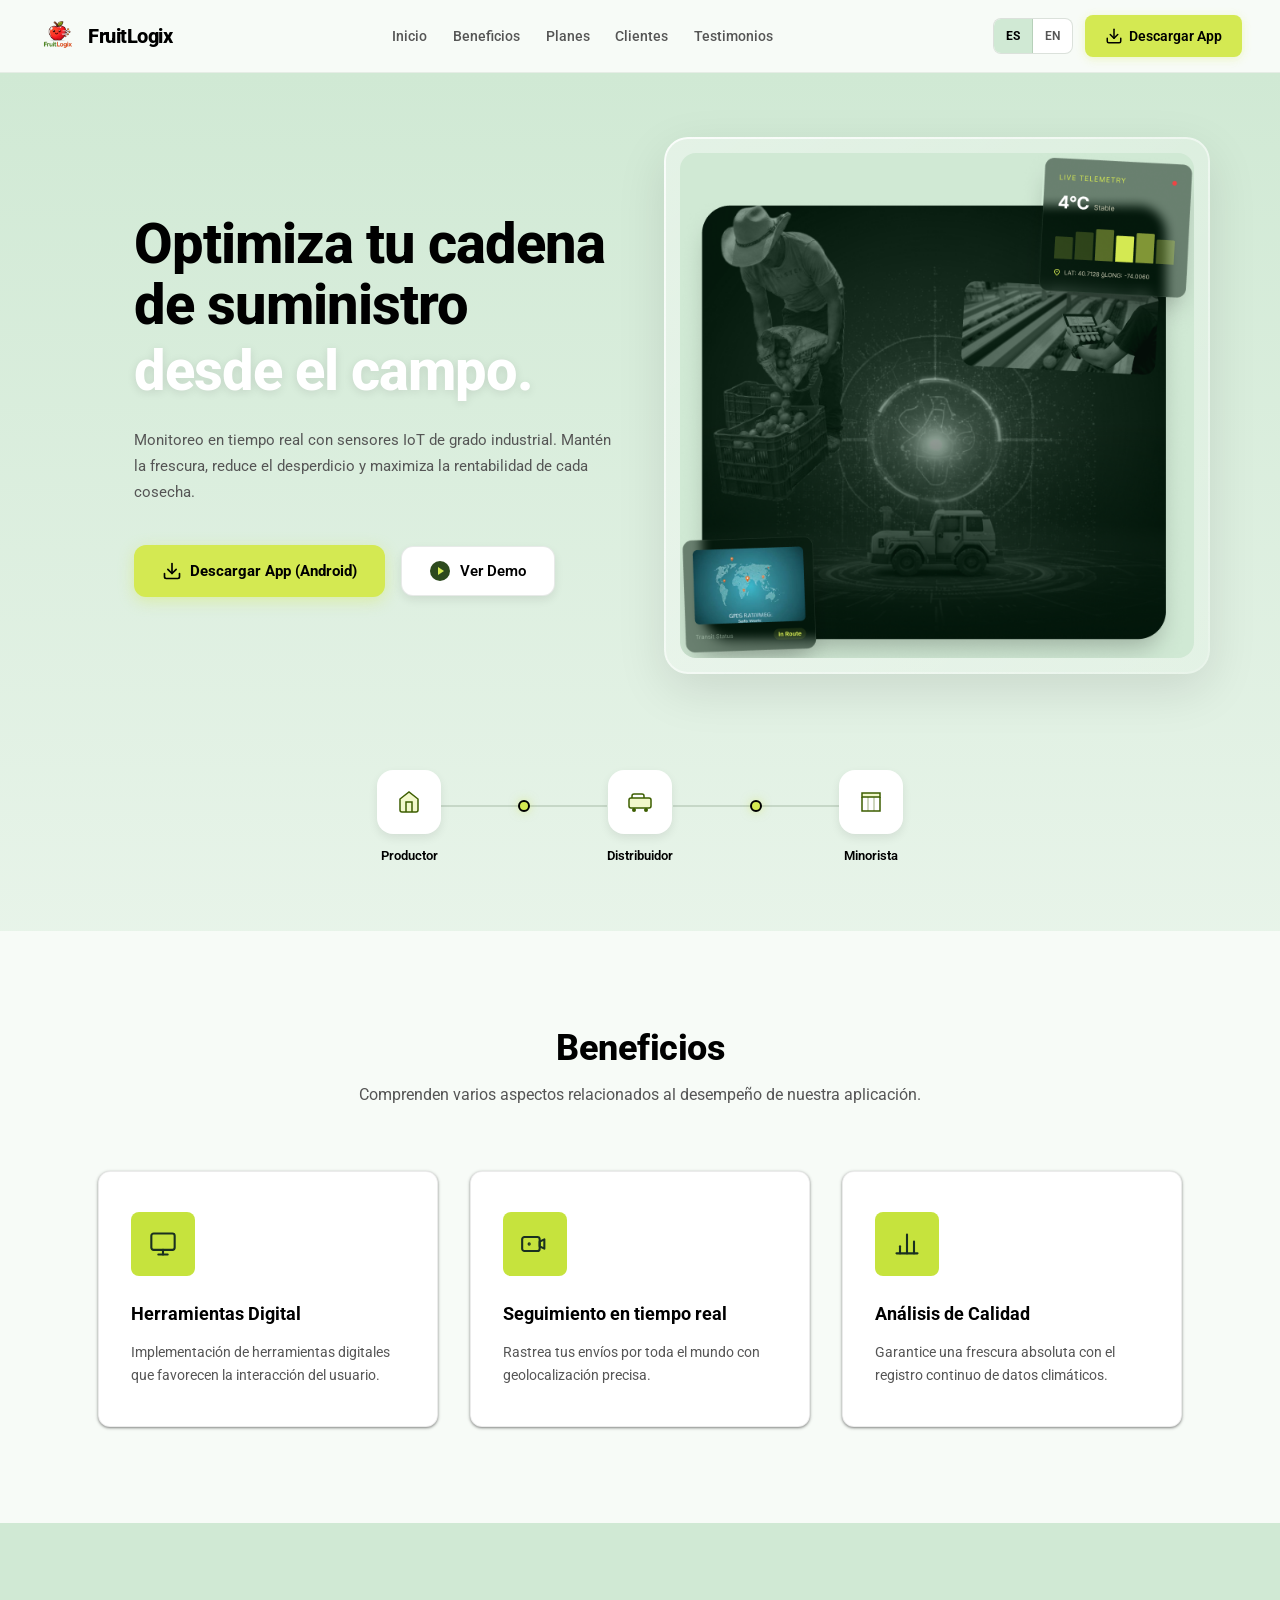
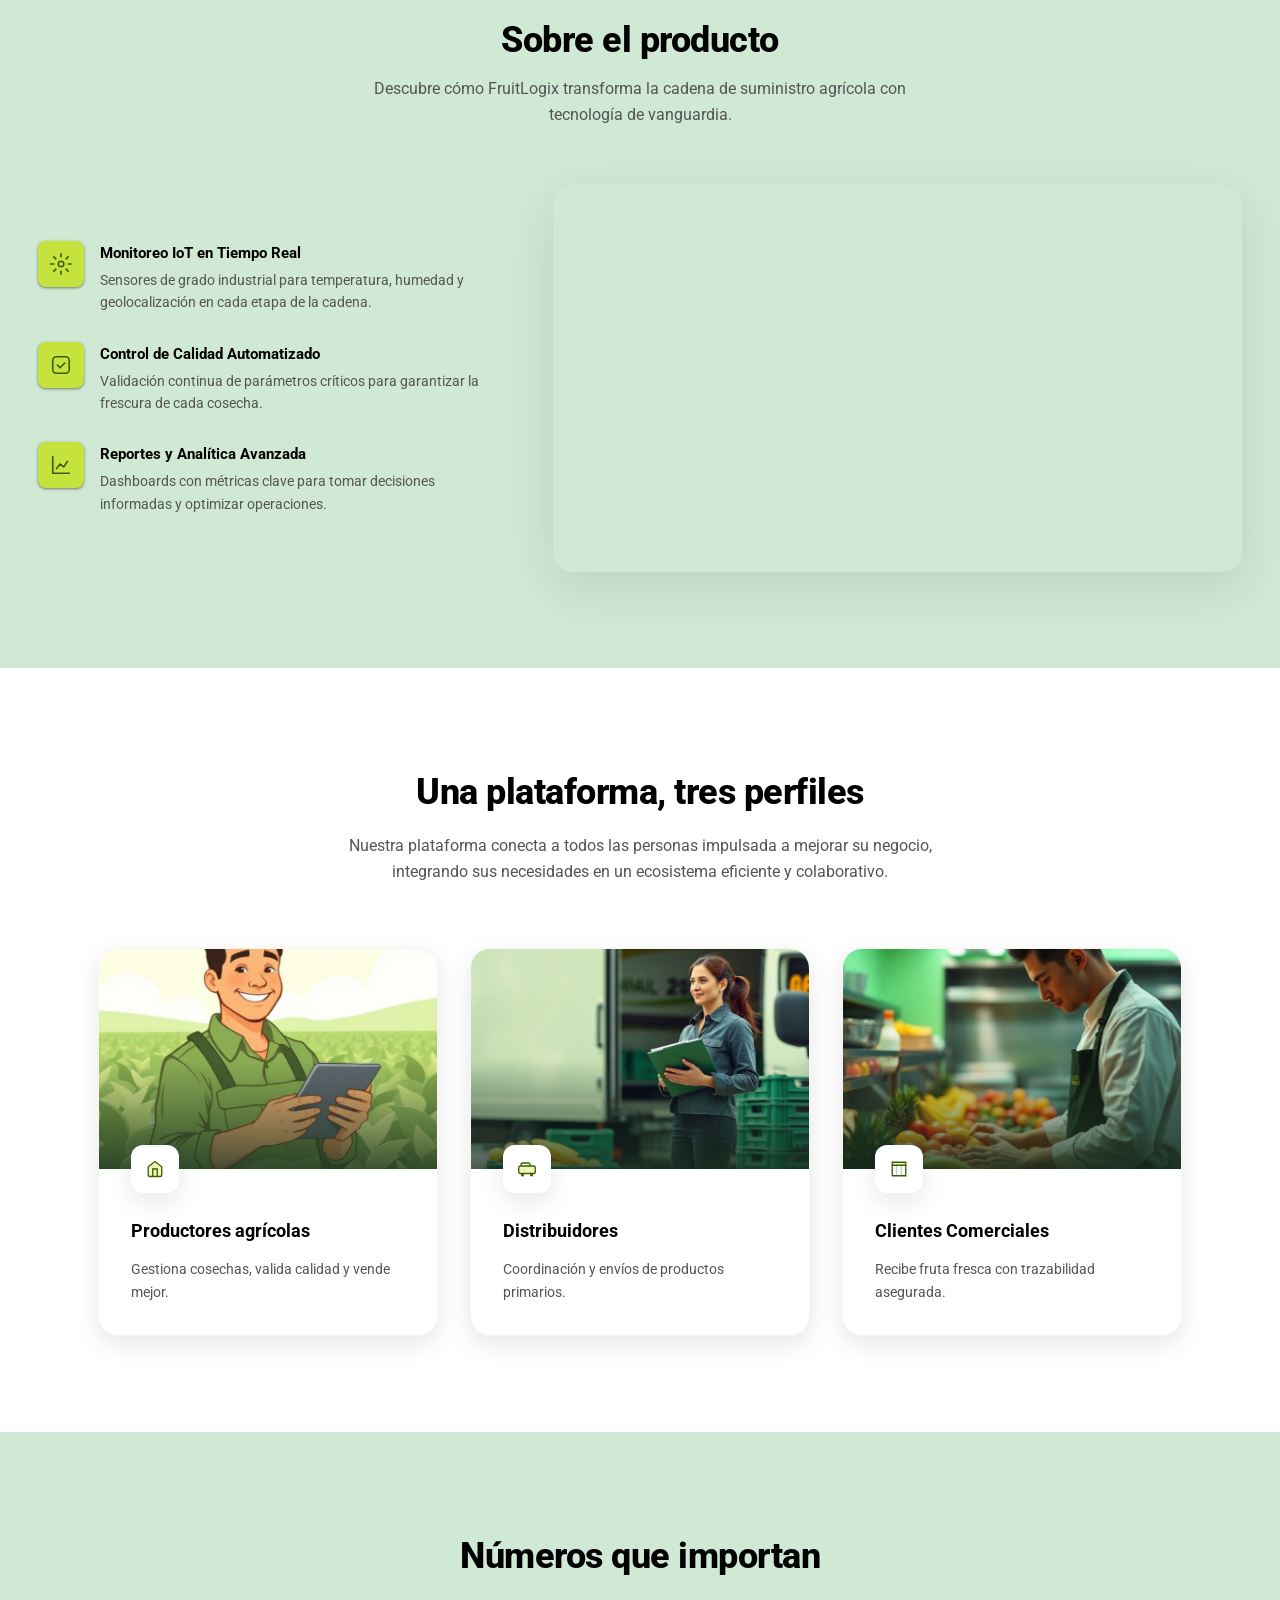
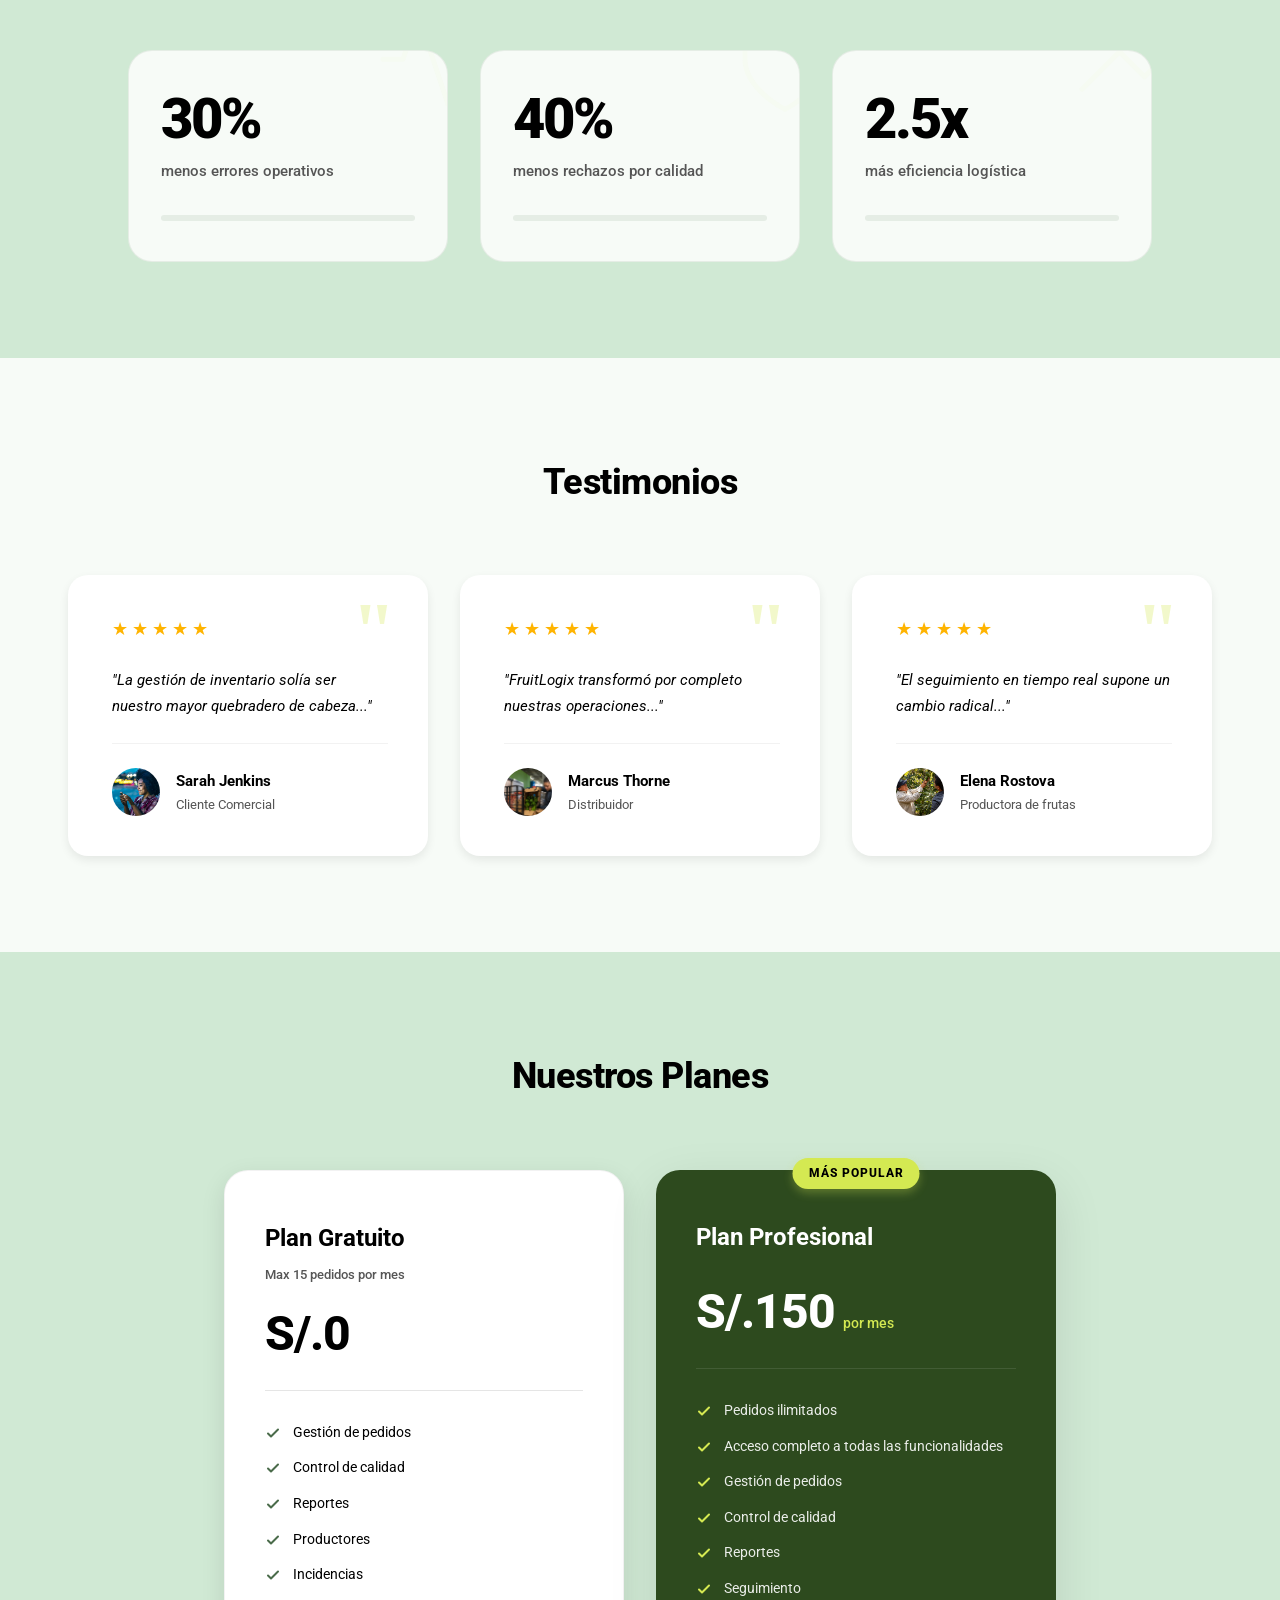
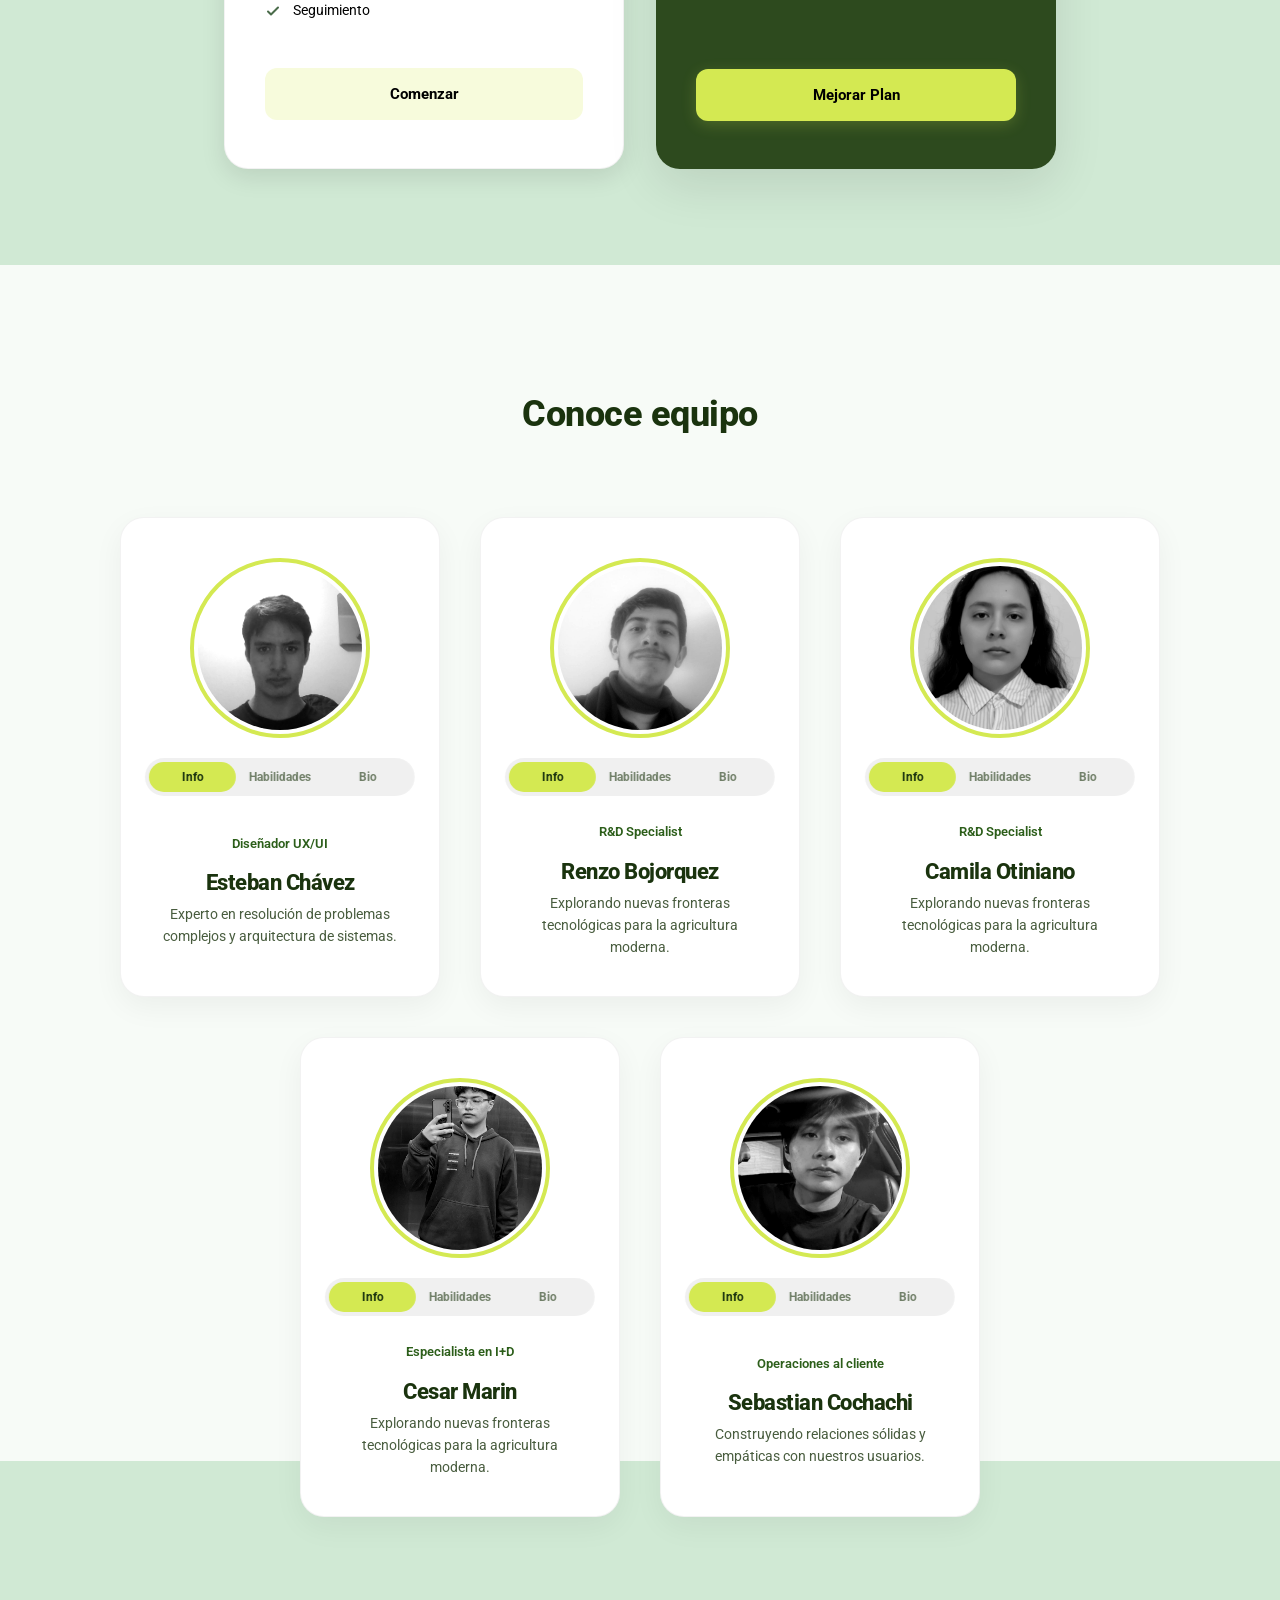
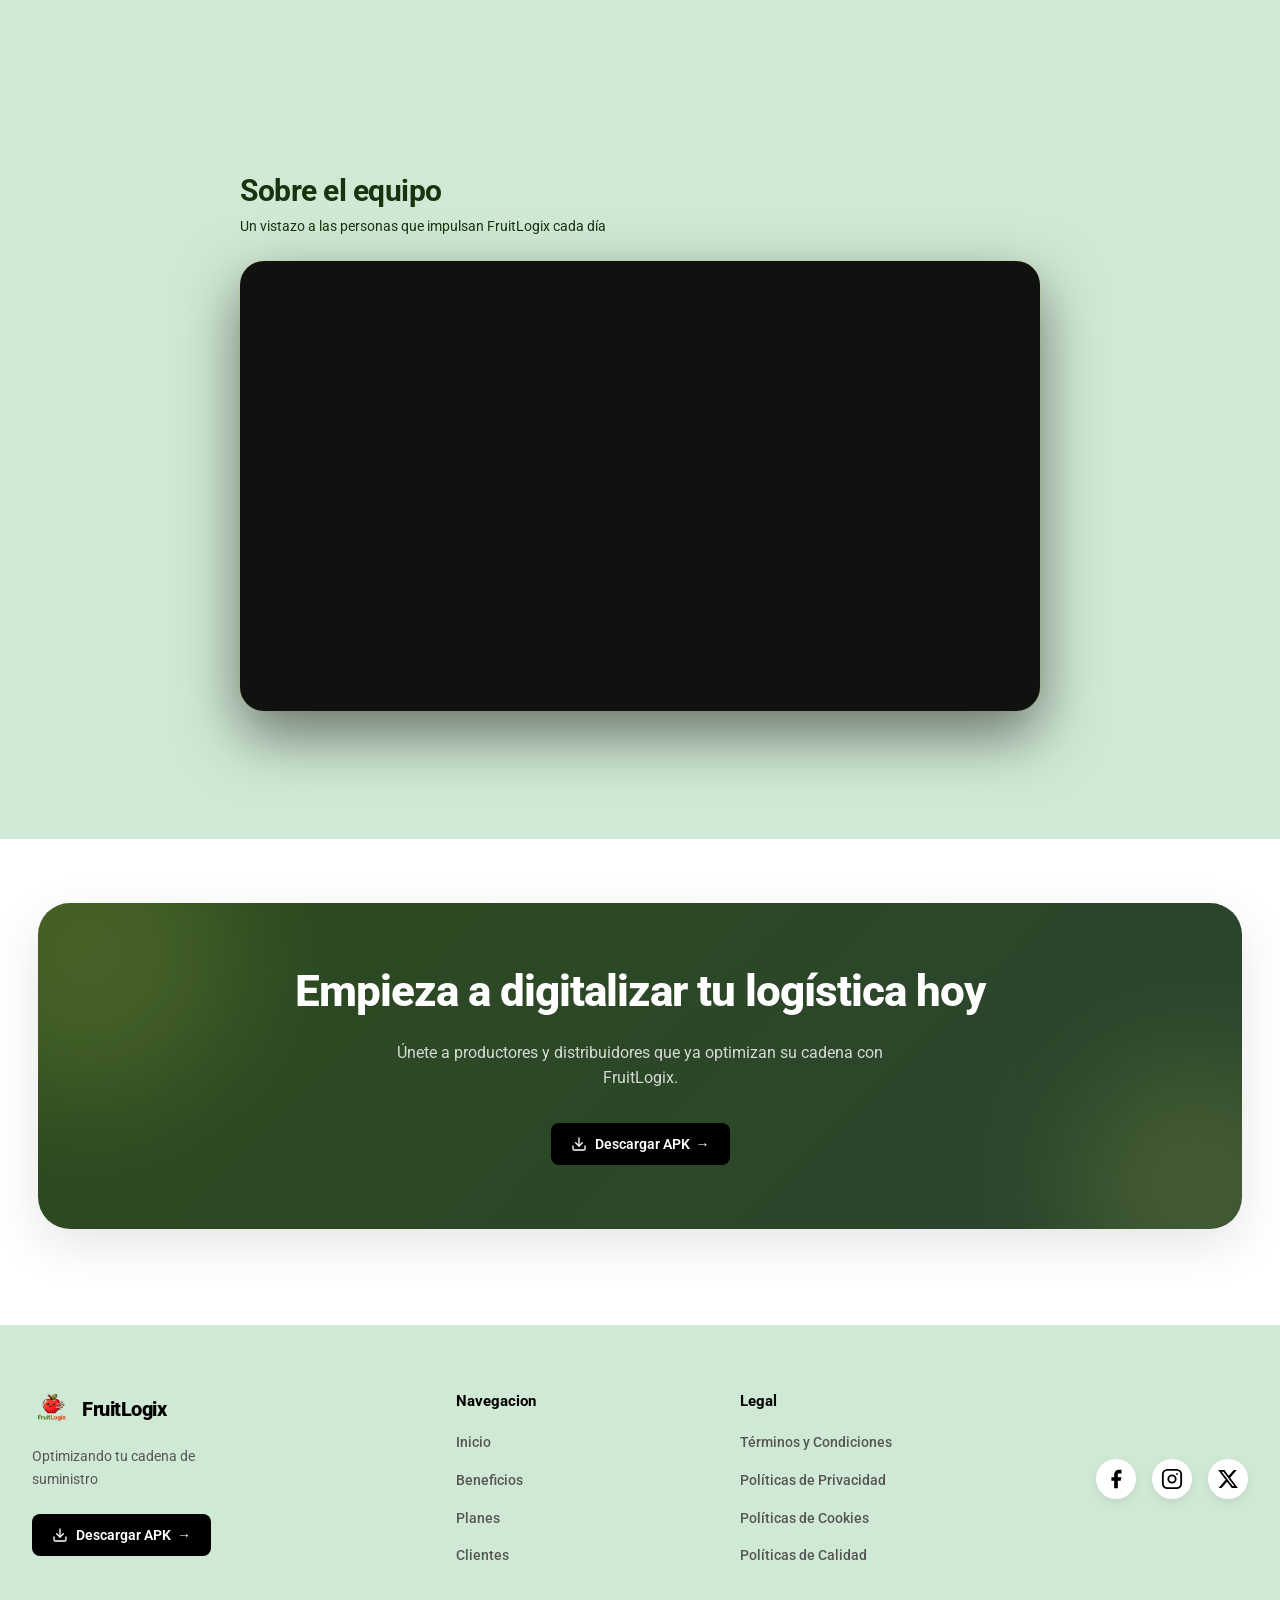
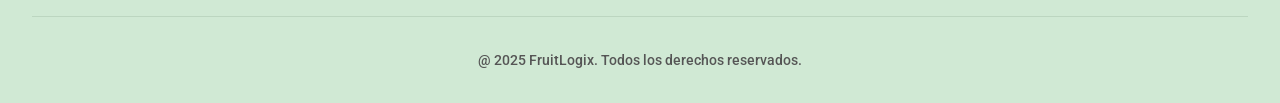
<file: index.html>
<!DOCTYPE html>
<html lang="es">

<head>
    <meta charset="UTF-8">
    <meta name="viewport" content="width=device-width, initial-scale=1.0">
    <meta name="description"
          content="FruitLogix — Optimize your agricultural supply chain with real-time IoT monitoring, quality tracking, and logistics management from field to retailer.">
    <link rel="preconnect" href="https://fonts.googleapis.com">
    <link rel="preconnect" href="https://fonts.gstatic.com" crossorigin>
    <link href="https://fonts.googleapis.com/css2?family=Roboto:wght@400;500;700&display=swap" rel="stylesheet">
    <link rel="stylesheet" href="./styles.css">
    <link rel="icon" href="assets/images/logo.ico" type="image/x-icon">
    <title>FruitLogix — Supply Chain Optimization</title>
</head>

<body>

<!-- NAV SECTION -->
<div class="nav-wrapper">
    <nav class="nav" aria-label="Navegación principal" data-i18n-aria-label="nav.aria.mainNav">

        <a href="#home" class="nav-brand">
            <img src="assets/images/logo.ico" alt="FruitLogix logo" class="brand-icon">
            <span class="brand-name">FruitLogix</span>
        </a>

        <ul class="nav-links">
            <li><a href="#home" data-i18n="nav.inicio">Inicio</a></li>
            <li><a href="#benefits" data-i18n="nav.beneficios">Beneficios</a></li>
            <li><a href="#plans" data-i18n="nav.plans">Planes</a></li>
            <li><a href="#clients" data-i18n="nav.clientes">Clientes</a></li>
            <li><a href="#testimonials" data-i18n="nav.testimonios">Testimonios</a></li>
        </ul>

        <div class="nav-actions">
            <div class="lang-toggle" role="group" aria-label="Idioma / Language">
                <button data-lang="es" class="lang-active" aria-label="Español">ES</button>
                <button data-lang="en" aria-label="English">EN</button>
            </div>
            <a href="#download" class="btn-register btn-download">
                <svg width="18" height="18" viewBox="0 0 24 24" fill="none" stroke="currentColor" stroke-width="2" stroke-linecap="round" stroke-linejoin="round" style="margin-right: 6px;">
                    <path d="M21 15v4a2 2 0 0 1-2 2H5a2 2 0 0 1-2-2v-4"></path>
                    <polyline points="7 10 12 15 17 10"></polyline>
                    <line x1="12" y1="15" x2="12" y2="3"></line>
                </svg>
                <span>Descargar App</span>
            </a>
        </div>

        <button class="nav-hamburger" id="hamburger" aria-label="Abrir menú"
                data-i18n-aria-label="nav.aria.openMenu" aria-expanded="false">
            <span></span>
            <span></span>
            <span></span>
        </button>

    </nav>
</div>

<div class="mobile-menu" id="mobile-menu" aria-hidden="true">
    <ul class="nav-links">
        <li><a href="#home" data-i18n="nav.inicio" onclick="closeMobileMenu()">Inicio</a></li>
        <li><a href="#benefits" data-i18n="nav.beneficios" onclick="closeMobileMenu()">Beneficios</a></li>
        <li><a href="#clients" data-i18n="nav.clientes" onclick="closeMobileMenu()">Clientes</a></li>
        <li><a href="#testimonials" data-i18n="nav.testimonios" onclick="closeMobileMenu()">Testimonios</a></li>
    </ul>
    <div class="nav-actions">
        <div class="lang-toggle" role="group" aria-label="Idioma / Language">
            <button data-lang="es" class="lang-active" aria-label="Español">ES</button>
            <button data-lang="en" aria-label="English">EN</button>
        </div>
        <a href="#download" class="btn-register btn-download">
            <svg width="18" height="18" viewBox="0 0 24 24" fill="none" stroke="currentColor" stroke-width="2" stroke-linecap="round" stroke-linejoin="round" style="margin-right: 6px;">
                <path d="M21 15v4a2 2 0 0 1-2 2H5a2 2 0 0 1-2-2v-4"></path>
                <polyline points="7 10 12 15 17 10"></polyline>
                <line x1="12" y1="15" x2="12" y2="3"></line>
            </svg>
            <span>Descargar App</span>
        </a>
    </div>
</div>

<!-- HERO SECTION -->
<section class="hero" id="home">
    <div class="hero-inner">

        <div class="hero-left">
            <div class="hero-heading">
                <h1 class="hero-title" data-i18n="hero.title">Optimiza tu cadena de suministro</h1>
                <p class="hero-title-accent" data-i18n="hero.title.accent">desde el campo.</p>
            </div>
            <p class="hero-desc" data-i18n="hero.desc">
                Monitoreo en tiempo real con sensores IoT de grado industrial.
                Mantén la frescura, reduce el desperdicio y maximiza la rentabilidad de cada cosecha.
            </p>
            <div class="hero-actions">
                <a href="#download" class="btn-primary" style="display: inline-flex; align-items: center; gap: 8px;">
                    <svg width="20" height="20" viewBox="0 0 24 24" fill="none" stroke="currentColor" stroke-width="2" stroke-linecap="round" stroke-linejoin="round">
                        <path d="M21 15v4a2 2 0 0 1-2 2H5a2 2 0 0 1-2-2v-4"></path>
                        <polyline points="7 10 12 15 17 10"></polyline>
                        <line x1="12" y1="15" x2="12" y2="3"></line>
                    </svg>
                    <span>Descargar App (Android)</span>
                </a>
                <button class="btn-outline">
                    <span class="play-icon"><span class="play-triangle"></span></span>
                    <span data-i18n="hero.cta.demo">Ver Demo</span>
                </button>
            </div>
        </div>

        <div class="hero-image-box">
            <img src="assets/images/hero-farmer.jpg" alt="Agricultor en campo" data-i18n-alt="hero.img.alt"
                 class="hero-img">
        </div>

        <div class="chain-row">
            <div class="chain-node">
                <div class="chain-icon">
                    <svg width="24" height="24" viewBox="0 0 24 24" fill="none" xmlns="http://www.w3.org/2000/svg">
                        <path d="M3 9l9-7 9 7v11a2 2 0 01-2 2H5a2 2 0 01-2-2z" stroke="#3d5e00" stroke-width="1.5"
                              fill="#D4E952" fill-opacity="0.3" />
                        <path d="M9 22V12h6v10" stroke="#3d5e00" stroke-width="1.5" />
                    </svg>
                </div>
                <span class="chain-label" data-i18n="chain.producer">Productor</span>
            </div>
            <div class="chain-connector"></div>
            <div class="chain-dot-connector"></div>
            <div class="chain-connector"></div>
            <div class="chain-node">
                <div class="chain-icon">
                    <svg width="24" height="24" viewBox="0 0 24 24" fill="none" xmlns="http://www.w3.org/2000/svg">
                        <rect x="1" y="8" width="22" height="10" rx="2" stroke="#3d5e00" stroke-width="1.5"
                              fill="#D4E952" fill-opacity="0.3" />
                        <path d="M16 8V6a2 2 0 00-2-2H6a2 2 0 00-2 2v2" stroke="#3d5e00" stroke-width="1.5" />
                        <circle cx="6" cy="20" r="2" fill="#3d5e00" />
                        <circle cx="18" cy="20" r="2" fill="#3d5e00" />
                    </svg>
                </div>
                <span class="chain-label" data-i18n="chain.distributor">Distribuidor</span>
            </div>
            <div class="chain-connector"></div>
            <div class="chain-dot-connector"></div>
            <div class="chain-connector"></div>
            <div class="chain-node">
                <div class="chain-icon">
                    <svg width="24" height="24" viewBox="0 0 24 24" fill="none" xmlns="http://www.w3.org/2000/svg">
                        <path d="M3 3h18v4H3z" stroke="#3d5e00" stroke-width="1.5" fill="#D4E952"
                              fill-opacity="0.3" />
                        <path d="M3 7v14h18V7" stroke="#3d5e00" stroke-width="1.5" />
                        <path d="M9 7v14M15 7v14" stroke="#3d5e00" stroke-width="1" opacity="0.5" />
                    </svg>
                </div>
                <span class="chain-label" data-i18n="chain.retailer">Minorista</span>
            </div>
        </div>

    </div>
</section>

<!-- BENEFITS SECTION -->
<section class="benefits" id="benefits">
    <h2 class="md-headline" data-i18n="benefits.title">Beneficios</h2>
    <p class="section-subtitle md-body" data-i18n="benefits.subtitle">
        Comprenden varios aspectos relacionados al desempeño de nuestra aplicación.
    </p>
    <div class="card-grid">
        <div class="card md-interactive">
            <div class="card-icon md-interactive">
                <svg width="28" height="28" viewBox="0 0 24 24" fill="none" stroke="#1a3020" stroke-width="1.8"
                     stroke-linecap="round" stroke-linejoin="round">
                    <rect x="2" y="3" width="20" height="14" rx="2" ry="2" />
                    <line x1="8" y1="21" x2="16" y2="21" />
                    <line x1="12" y1="17" x2="12" y2="21" />
                </svg>
            </div>
            <h3 data-i18n="benefits.card1.title">Herramientas Digital</h3>
            <p data-i18n="benefits.card1.desc">Implementación de herramientas digitales que favorecen la interacción
                del usuario.</p>
        </div>
        <div class="card md-interactive">
            <div class="card-icon md-interactive">
                <svg width="28" height="28" viewBox="0 0 24 24" fill="none" stroke="#1a3020" stroke-width="1.8"
                     stroke-linecap="round" stroke-linejoin="round">
                    <rect x="1" y="6" width="15" height="12" rx="2" />
                    <path d="M16 10l4-2v8l-4-2z" />
                    <circle cx="7" cy="12" r="0.5" fill="#1a3020" />
                </svg>
            </div>
            <h3 data-i18n="benefits.card2.title">Seguimiento en tiempo real</h3>
            <p data-i18n="benefits.card2.desc">Rastrea tus envíos por toda el mundo con geolocalización precisa.</p>
        </div>
        <div class="card md-interactive">
            <div class="card-icon md-interactive">
                <svg width="28" height="28" viewBox="0 0 24 24" fill="none" stroke="#1a3020" stroke-width="1.8"
                     stroke-linecap="round" stroke-linejoin="round">
                    <line x1="18" y1="20" x2="18" y2="10" />
                    <line x1="12" y1="20" x2="12" y2="4" />
                    <line x1="6" y1="20" x2="6" y2="14" />
                    <line x1="3" y1="20" x2="21" y2="20" />
                </svg>
            </div>
            <h3 data-i18n="benefits.card3.title">Análisis de Calidad</h3>
            <p data-i18n="benefits.card3.desc">Garantice una frescura absoluta con el registro continuo de datos
                climáticos.</p>
        </div>
    </div>
</section>

<!-- ABOUT THE PRODUCT SECTION -->
<section class="about-product" id="about-product">
    <div class="about-product-inner">
        <div class="about-product-header">
            <h2 class="about-product-title md-headline" data-i18n="product.title">About The Product</h2>
            <p class="about-product-subtitle md-body" data-i18n="product.subtitle">
                Descubre cómo FruitLogix transforma la cadena de suministro agrícola con tecnología de vanguardia.
            </p>
        </div>
        <div class="about-product-content">
            <div class="product-features-list">
                <div class="product-feature-item">
                    <div class="product-feature-icon md-interactive md-interactive-primary">
                        <svg width="22" height="22" viewBox="0 0 24 24" fill="none"
                             xmlns="http://www.w3.org/2000/svg">
                            <circle cx="12" cy="12" r="3" stroke="#3d5e00" stroke-width="1.8" />
                            <path
                                    d="M12 1v3M12 20v3M4.22 4.22l2.12 2.12M17.66 17.66l2.12 2.12M1 12h3M20 12h3M4.22 19.78l2.12-2.12M17.66 6.34l2.12-2.12"
                                    stroke="#3d5e00" stroke-width="1.8" stroke-linecap="round" />
                        </svg>
                    </div>
                    <div class="product-feature-text">
                        <h4 data-i18n="product.f1.title">Monitoreo IoT en Tiempo Real</h4>
                        <p data-i18n="product.f1.desc">Sensores de grado industrial para temperatura, humedad y
                            geolocalización en cada etapa de la cadena.</p>
                    </div>
                </div>
                <div class="product-feature-item">
                    <div class="product-feature-icon md-interactive md-interactive-primary">
                        <svg width="22" height="22" viewBox="0 0 24 24" fill="none"
                             xmlns="http://www.w3.org/2000/svg">
                            <rect x="3" y="3" width="18" height="18" rx="4" stroke="#3d5e00" stroke-width="1.8" />
                            <path d="M8 12l3 3 5-5" stroke="#3d5e00" stroke-width="1.8" stroke-linecap="round"
                                  stroke-linejoin="round" />
                        </svg>
                    </div>
                    <div class="product-feature-text">
                        <h4 data-i18n="product.f2.title">Control de Calidad Automatizado</h4>
                        <p data-i18n="product.f2.desc">Validación continua de parámetros críticos para garantizar la
                            frescura de cada cosecha.</p>
                    </div>
                </div>
                <div class="product-feature-item">
                    <div class="product-feature-icon md-interactive md-interactive-primary">
                        <svg width="22" height="22" viewBox="0 0 24 24" fill="none"
                             xmlns="http://www.w3.org/2000/svg">
                            <path d="M3 3v18h18" stroke="#3d5e00" stroke-width="1.8" stroke-linecap="round" />
                            <path d="M7 16l4-5 4 3 4-6" stroke="#3d5e00" stroke-width="1.8" stroke-linecap="round"
                                  stroke-linejoin="round" />
                        </svg>
                    </div>
                    <div class="product-feature-text">
                        <h4 data-i18n="product.f3.title">Reportes y Analítica Avanzada</h4>
                        <p data-i18n="product.f3.desc">Dashboards con métricas clave para tomar decisiones
                            informadas y optimizar operaciones.</p>
                    </div>
                </div>
            </div>
            <div class="about-product-video">
                <div class="product-video-box">
                    <!-- Iframe de YouTube insertado directamente -->
                    <iframe width="560" height="315" src="" title="YouTube video player" frameborder="0" allow="accelerometer; autoplay; clipboard-write; encrypted-media; gyroscope; picture-in-picture; web-share" referrerpolicy="strict-origin-when-cross-origin" allowfullscreen></iframe>
                </div>
            </div>
        </div>
    </div>
</section>


<!-- CLIENTS SECTION -->
<section class="clients" id="clients">
    <h2 data-i18n="clients.title">Una plataforma, tres perfiles</h2>
    <p class="clients-subtitle" data-i18n="clients.subtitle">
        Nuestra plataforma conecta a todos las personas impulsada a mejorar su negocio, integrando sus necesidades
        en un ecosistema eficiente y colaborativo.
    </p>
    <div class="clients-grid">

        <div class="client-card">
            <div class="client-card-image">
                <img src="assets/images/productor.png" alt="Productores Agrícolas"
                     data-i18n-alt="clients.alt.producer">
                <div class="client-card-image-overlay"></div>
            </div>
            <div class="client-card-body">
                <div class="client-card-icon">
                    <svg width="18" height="18" viewBox="0 0 24 24" fill="none" xmlns="http://www.w3.org/2000/svg">
                        <path d="M3 9l9-7 9 7v11a2 2 0 01-2 2H5a2 2 0 01-2-2z" stroke="#3d5e00" stroke-width="1.8"
                              fill="#D4E952" fill-opacity="0.4" />
                        <path d="M9 22V12h6v10" stroke="#3d5e00" stroke-width="1.8" />
                    </svg>
                </div>
                <h3 data-i18n="clients.box2">Productores agrícolas</h3>
                <p data-i18n="clients.desc2">Gestiona cosechas, valida calidad y vende mejor.</p>
            </div>
        </div>

        <div class="client-card">
            <div class="client-card-image">
                <img src="assets/images/distributor.png" alt="Distribuidores"
                     data-i18n-alt="clients.alt.distributor">
                <div class="client-card-image-overlay"></div>
            </div>
            <div class="client-card-body">
                <div class="client-card-icon">
                    <svg width="18" height="18" viewBox="0 0 24 24" fill="none" xmlns="http://www.w3.org/2000/svg">
                        <rect x="1" y="8" width="22" height="10" rx="2" stroke="#3d5e00" stroke-width="1.8"
                              fill="#D4E952" fill-opacity="0.4" />
                        <path d="M16 8V6a2 2 0 00-2-2H6a2 2 0 00-2 2v2" stroke="#3d5e00" stroke-width="1.8" />
                        <circle cx="6" cy="20" r="2" fill="#3d5e00" />
                        <circle cx="18" cy="20" r="2" fill="#3d5e00" />
                    </svg>
                </div>
                <h3 data-i18n="clients.box3">Distribuidores</h3>
                <p data-i18n="clients.desc3">Coordinación y envíos de productos primarios.</p>
            </div>
        </div>

        <div class="client-card">
            <div class="client-card-image">
                <img src="assets/images/comercial.png" alt="Clientes Comerciales"
                     data-i18n-alt="clients.alt.commercial">
                <div class="client-card-image-overlay"></div>
            </div>
            <div class="client-card-body">
                <div class="client-card-icon">
                    <svg width="18" height="18" viewBox="0 0 24 24" fill="none" xmlns="http://www.w3.org/2000/svg">
                        <path d="M3 3h18v4H3z" stroke="#3d5e00" stroke-width="1.8" fill="#D4E952"
                              fill-opacity="0.4" />
                        <path d="M3 7v14h18V7" stroke="#3d5e00" stroke-width="1.8" />
                        <path d="M9 7v14M15 7v14" stroke="#3d5e00" stroke-width="1" opacity="0.5" />
                    </svg>
                </div>
                <h3 data-i18n="clients.box1">Clientes Comerciales</h3>
                <p data-i18n="clients.desc1">Recibe fruta fresca con trazabilidad asegurada.</p>
            </div>
        </div>

    </div>
</section>



<!-- STATS SECTION -->
<section class="stats">
    <h2 class="stats-title" data-i18n="stats.title">Números que importan</h2>
    <div class="stats-grid">

        <div class="stat-card" data-animate>
            <div class="stat-icon-bg">
                <svg width="48" height="48" viewBox="0 0 24 24" fill="none" stroke="currentColor" stroke-width="1"
                     stroke-linecap="round" stroke-linejoin="round" opacity="0.15">
                    <path d="M22 12h-4l-3 9L9 3l-3 9H2" />
                </svg>
            </div>
            <div class="stat-value">30%</div>
            <p class="stat-desc" data-i18n="stats.s1">menos errores operativos</p>
            <div class="stat-bar">
                <div class="stat-bar-fill" style="width: 30%; background: #b0c840;"></div>
            </div>
        </div>

        <div class="stat-card" data-animate>
            <div class="stat-icon-bg">
                <svg width="48" height="48" viewBox="0 0 24 24" fill="none" stroke="currentColor" stroke-width="1"
                     stroke-linecap="round" stroke-linejoin="round" opacity="0.15">
                    <path d="M12 22s8-4 8-10V5l-8-3-8 3v7c0 6 8 10 8 10z" />
                </svg>
            </div>
            <div class="stat-value">40%</div>
            <p class="stat-desc" data-i18n="stats.s2">menos rechazos por calidad</p>
            <div class="stat-bar">
                <div class="stat-bar-fill" style="width: 40%; background: #b0c840;"></div>
            </div>
        </div>

        <div class="stat-card" data-animate>
            <div class="stat-icon-bg">
                <svg width="48" height="48" viewBox="0 0 24 24" fill="none" stroke="currentColor" stroke-width="1"
                     stroke-linecap="round" stroke-linejoin="round" opacity="0.15">
                    <polyline points="23 6 13.5 15.5 8.5 10.5 1 18" />
                    <polyline points="17 6 23 6 23 12" />
                </svg>
            </div>
            <div class="stat-value">2.5x</div>
            <p class="stat-desc" data-i18n="stats.s3">más eficiencia logística</p>
            <div class="stat-bar">
                <div class="stat-bar-fill" style="width: 70%; background: #D4E952;"></div>
            </div>
        </div>

    </div>
</section>

<!-- TESTIMONIALS SECTION -->
<section class="testimonials" id="testimonials">
    <h2 class="testimonials-title" data-i18n="testimonials.title">Testimonios</h2>
    <div class="testimonials-grid">
        <div class="testimonial-card">
            <div class="testimonial-quote-mark">"</div>
            <div class="star-rating">
                <span>&#9733;</span><span>&#9733;</span><span>&#9733;</span><span>&#9733;</span><span>&#9733;</span>
            </div>
            <p class="testimonial-text" data-i18n="testimonials.t1.text">
                "La gestión de inventario solía ser nuestro mayor quebradero de cabeza..."
            </p>
            <div class="author">
                <img src="assets/images/client2.jpg" alt="Sarah Jenkins" class="author-photo">
                <div class="author-info">
                    <span class="author-name" data-i18n="testimonials.t1.name">Sarah Jenkins</span>
                    <span class="author-role" data-i18n="testimonials.t1.role">Cliente Comercial</span>
                </div>
            </div>
        </div>
        <div class="testimonial-card">
            <div class="testimonial-quote-mark">"</div>
            <div class="star-rating">
                <span>&#9733;</span><span>&#9733;</span><span>&#9733;</span><span>&#9733;</span><span>&#9733;</span>
            </div>
            <p class="testimonial-text" data-i18n="testimonials.t2.text">
                "FruitLogix transformó por completo nuestras operaciones..."
            </p>
            <div class="author">
                <img src="assets/images/distributor2.jpg" alt="Marcus Thorne" class="author-photo">
                <div class="author-info">
                    <span class="author-name" data-i18n="testimonials.t2.name">Marcus Thorne</span>
                    <span class="author-role" data-i18n="testimonials.t2.role">Distribuidor</span>
                </div>
            </div>
        </div>
        <div class="testimonial-card">
            <div class="testimonial-quote-mark">"</div>
            <div class="star-rating">
                <span>&#9733;</span><span>&#9733;</span><span>&#9733;</span><span>&#9733;</span><span>&#9733;</span>
            </div>
            <p class="testimonial-text" data-i18n="testimonials.t3.text">
                "El seguimiento en tiempo real supone un cambio radical..."
            </p>
            <div class="author">
                <img src="assets/images/producer2.png" alt="Elena Rostova" class="author-photo">
                <div class="author-info">
                    <span class="author-name" data-i18n="testimonials.t3.name">Elena Rostova</span>
                    <span class="author-role" data-i18n="testimonials.t3.role">Productora de frutas</span>
                </div>
            </div>
        </div>
    </div>
</section>


<!-- PLANS SECTION -->
<section class="plans" id="plans">
    <h2 class="plans-title" data-i18n="plans.title">Nuestros Planes</h2>
    <div class="plans-grid">
        <!-- Free Plan -->
        <div class="plan-card plan-card--free">
            <div class="plan-card-header">
                <h3 class="plan-name" data-i18n="plans.free.name">Plan Gratuito</h3>
                <p class="plan-limit" data-i18n="plans.free.limit">Max 15 pedidos por mes</p>
            </div>
            <div class="plan-price-block">
                <span class="plan-price" data-i18n="plans.free.price">S/.0</span>
            </div>
            <hr class="plan-divider">
            <ul class="plan-features">
                <li>
                    <svg class="check-icon" width="16" height="16" viewBox="0 0 16 16" fill="none">
                        <path d="M3 8.5l3 3 7-7" stroke="#4a6b4a" stroke-width="2" stroke-linecap="round"
                              stroke-linejoin="round" />
                    </svg>
                    <span data-i18n="plans.free.f1">Gestión de pedidos</span>
                </li>
                <li>
                    <svg class="check-icon" width="16" height="16" viewBox="0 0 16 16" fill="none">
                        <path d="M3 8.5l3 3 7-7" stroke="#4a6b4a" stroke-width="2" stroke-linecap="round"
                              stroke-linejoin="round" />
                    </svg>
                    <span data-i18n="plans.free.f2">Control de calidad</span>
                </li>
                <li>
                    <svg class="check-icon" width="16" height="16" viewBox="0 0 16 16" fill="none">
                        <path d="M3 8.5l3 3 7-7" stroke="#4a6b4a" stroke-width="2" stroke-linecap="round"
                              stroke-linejoin="round" />
                    </svg>
                    <span data-i18n="plans.free.f3">Reportes</span>
                </li>
                <li>
                    <svg class="check-icon" width="16" height="16" viewBox="0 0 16 16" fill="none">
                        <path d="M3 8.5l3 3 7-7" stroke="#4a6b4a" stroke-width="2" stroke-linecap="round"
                              stroke-linejoin="round" />
                    </svg>
                    <span data-i18n="plans.free.f4">Productores</span>
                </li>
                <li>
                    <svg class="check-icon" width="16" height="16" viewBox="0 0 16 16" fill="none">
                        <path d="M3 8.5l3 3 7-7" stroke="#4a6b4a" stroke-width="2" stroke-linecap="round"
                              stroke-linejoin="round" />
                    </svg>
                    <span data-i18n="plans.free.f5">Incidencias</span>
                </li>
                <li>
                    <svg class="check-icon" width="16" height="16" viewBox="0 0 16 16" fill="none">
                        <path d="M3 8.5l3 3 7-7" stroke="#4a6b4a" stroke-width="2" stroke-linecap="round"
                              stroke-linejoin="round" />
                    </svg>
                    <span data-i18n="plans.free.f6">Seguimiento</span>
                </li>
            </ul>
            <a href="https://fruitlogixweb.web.app/register" class="plan-cta plan-cta--free"
               data-i18n="plans.free.cta">Comenzar</a>
        </div>

        <!-- Professional Plan -->
        <div class="plan-card plan-card--pro">
            <div class="plan-badge" data-i18n="plans.pro.badge">Más Popular</div>
            <div class="plan-card-header">
                <h3 class="plan-name" data-i18n="plans.pro.name">Plan Profesional</h3>
            </div>
            <div class="plan-price-block">
                <span class="plan-price" data-i18n="plans.pro.price">S/.150</span>
                <span class="plan-period" data-i18n="plans.pro.period">por mes</span>
            </div>
            <hr class="plan-divider">
            <ul class="plan-features">
                <li>
                    <svg class="check-icon" width="16" height="16" viewBox="0 0 16 16" fill="none">
                        <path d="M3 8.5l3 3 7-7" stroke="#D4E952" stroke-width="2" stroke-linecap="round"
                              stroke-linejoin="round" />
                    </svg>
                    <span data-i18n="plans.pro.f1">Pedidos ilimitados</span>
                </li>
                <li>
                    <svg class="check-icon" width="16" height="16" viewBox="0 0 16 16" fill="none">
                        <path d="M3 8.5l3 3 7-7" stroke="#D4E952" stroke-width="2" stroke-linecap="round"
                              stroke-linejoin="round" />
                    </svg>
                    <span data-i18n="plans.pro.f2">Acceso completo a todas las funcionalidades</span>
                </li>
                <li>
                    <svg class="check-icon" width="16" height="16" viewBox="0 0 16 16" fill="none">
                        <path d="M3 8.5l3 3 7-7" stroke="#D4E952" stroke-width="2" stroke-linecap="round"
                              stroke-linejoin="round" />
                    </svg>
                    <span data-i18n="plans.free.f1">Gestión de pedidos</span>
                </li>
                <li>
                    <svg class="check-icon" width="16" height="16" viewBox="0 0 16 16" fill="none">
                        <path d="M3 8.5l3 3 7-7" stroke="#D4E952" stroke-width="2" stroke-linecap="round"
                              stroke-linejoin="round" />
                    </svg>
                    <span data-i18n="plans.free.f2">Control de calidad</span>
                </li>
                <li>
                    <svg class="check-icon" width="16" height="16" viewBox="0 0 16 16" fill="none">
                        <path d="M3 8.5l3 3 7-7" stroke="#D4E952" stroke-width="2" stroke-linecap="round"
                              stroke-linejoin="round" />
                    </svg>
                    <span data-i18n="plans.free.f3">Reportes</span>
                </li>
                <li>
                    <svg class="check-icon" width="16" height="16" viewBox="0 0 16 16" fill="none">
                        <path d="M3 8.5l3 3 7-7" stroke="#D4E952" stroke-width="2" stroke-linecap="round"
                              stroke-linejoin="round" />
                    </svg>
                    <span data-i18n="plans.free.f6">Seguimiento</span>
                </li>
            </ul>
            <a href="https://fruitlogixweb.web.app/register" class="plan-cta plan-cta--pro"
               data-i18n="plans.pro.cta">Mejorar Plan</a>
        </div>
    </div>
</section>


<!-- PREMIUM TEAM SECTION -->
<section class="premium-team">
    <h2 class="team-title-modern md-headline" data-i18n="team.title">About The Team</h2>
    <div class="team-container">

        <!-- MEMBER 1: Esteban -->
        <div class="member-card md-interactive" data-member="1">
            <div class="member-tabs">
                <button class="tab-btn active" data-tab="info" data-i18n="team.tabs.info">Info</button>
                <button class="tab-btn" data-tab="skills" data-i18n="team.tabs.skills">Skills</button>
                <button class="tab-btn" data-tab="bio" data-i18n="team.tabs.bio">Bio</button>
            </div>
            <div class="member-image-bg">
                <img src="assets/images/Foto_Esteban.jpeg" alt="Esteban Eduardo Chávez Bardales">
            </div>
            <div class="member-overlay">
                <span class="member-role-label" data-i18n="team.member1.role">Leader & UX/UI Designer</span>
                <h3 class="member-name-large" data-i18n="team.member1.shortName">Esteban Chávez</h3>
            </div>
            <div class="member-content-pane active" data-pane="info">
                <span class="member-role-label" data-i18n="team.member1.role">UX/UI Designer</span>
                <h3 class="member-name-large" data-i18n="team.member1.shortName">Esteban Chávez</h3>
                <p class="bio-text" data-i18n="team.member1.tagline">Experto en resolución de problemas complejos y
                    arquitectura de sistemas.</p>
            </div>
            <div class="member-content-pane" data-pane="skills">
                <div class="skill-item">
                    <div class="skill-info"><span data-i18n="team.member1.skill1">Problem
                                Solving</span><span>95%</span></div>
                    <div class="skill-bar-bg">
                        <div class="skill-bar-fill" style="width: 95%;"></div>
                    </div>
                </div>
                <div class="skill-item">
                    <div class="skill-info"><span
                            data-i18n="team.member1.skill2">Architecture</span><span>90%</span></div>
                    <div class="skill-bar-bg">
                        <div class="skill-bar-fill" style="width: 90%;"></div>
                    </div>
                </div>
                <div class="skill-item">
                    <div class="skill-info"><span data-i18n="team.member1.skill3">Creativity</span><span>85%</span>
                    </div>
                    <div class="skill-bar-bg">
                        <div class="skill-bar-fill" style="width: 85%;"></div>
                    </div>
                </div>
            </div>
            <div class="member-content-pane" data-pane="bio">
                <p class="bio-text" data-i18n="team.member1.desc">Responsable, creativo y hábil resolviendo
                    problemas de forma rápida.</p>
            </div>
        </div>


        <!-- MEMBER 2: Renzo -->
        <div class="member-card md-interactive" data-member="4">
            <div class="member-tabs">
                <button class="tab-btn active" data-tab="info" data-i18n="team.tabs.info">Info</button>
                <button class="tab-btn" data-tab="skills" data-i18n="team.tabs.skills">Skills</button>
                <button class="tab-btn" data-tab="bio" data-i18n="team.tabs.bio">Bio</button>
            </div>
            <div class="member-image-bg">
                <img src="assets/images/Foto_Renzo.png" alt="Renzo Alejandro Bojorquez Bustinza">
            </div>
            <div class="member-overlay">
                <span class="member-role-label" data-i18n="team.member2.role">R&D Specialist</span>
                <h3 class="member-name-large" data-i18n="team.member2.shortName">Gonzalo Jaime</h3>
            </div>
            <div class="member-content-pane active" data-pane="info">
                <span class="member-role-label" data-i18n="team.member2.role">R&D Specialist</span>
                <h3 class="member-name-large" data-i18n="team.member2.shortName">Gonzalo Jaime</h3>
                <p class="bio-text" data-i18n="team.member2.tagline">Explorando nuevas fronteras tecnológicas para
                    la agricultura moderna.</p>
            </div>
            <div class="member-content-pane" data-pane="skills">
                <div class="skill-item">
                    <div class="skill-info"><span data-i18n="team.member4.skill1">Learning</span><span>95%</span>
                    </div>
                    <div class="skill-bar-bg">
                        <div class="skill-bar-fill" style="width: 95%;"></div>
                    </div>
                </div>
                <div class="skill-item">
                    <div class="skill-info"><span
                            data-i18n="team.member4.skill2">Adaptability</span><span>92%</span></div>
                    <div class="skill-bar-bg">
                        <div class="skill-bar-fill" style="width: 92%;"></div>
                    </div>
                </div>
                <div class="skill-item">
                    <div class="skill-info"><span data-i18n="team.member4.skill3">Tech
                                Passion</span><span>100%</span></div>
                    <div class="skill-bar-bg">
                        <div class="skill-bar-fill" style="width: 100%;"></div>
                    </div>
                </div>
            </div>
            <div class="member-content-pane" data-pane="bio">
                <p class="bio-text" data-i18n="team.member4.desc">Curioso y apasionado por el aprendizaje continuo y
                    nuevas experiencias.</p>
            </div>
        </div>

        <!-- MEMBER 3: Camila -->
        <div class="member-card md-interactive" data-member="4">
            <div class="member-tabs">
                <button class="tab-btn active" data-tab="info" data-i18n="team.tabs.info">Info</button>
                <button class="tab-btn" data-tab="skills" data-i18n="team.tabs.skills">Skills</button>
                <button class="tab-btn" data-tab="bio" data-i18n="team.tabs.bio">Bio</button>
            </div>
            <div class="member-image-bg">
                <img src="assets/images/Foto_Camila.jpeg" alt="Camila Alizée Otiniano Rosales">">
            </div>
            <div class="member-overlay">
                <span class="member-role-label" data-i18n="team.member3.role">R&D Specialist</span>
                <h3 class="member-name-large" data-i18n="team.member3.shortName">Gonzalo Jaime</h3>
            </div>
            <div class="member-content-pane active" data-pane="info">
                <span class="member-role-label" data-i18n="team.member3.role">R&D Specialist</span>
                <h3 class="member-name-large" data-i18n="team.member3.shortName">Gonzalo Jaime</h3>
                <p class="bio-text" data-i18n="team.member4.tagline">Explorando nuevas fronteras tecnológicas para
                    la agricultura moderna.</p>
            </div>
            <div class="member-content-pane" data-pane="skills">
                <div class="skill-item">
                    <div class="skill-info"><span data-i18n="team.member4.skill1">Learning</span><span>95%</span>
                    </div>
                    <div class="skill-bar-bg">
                        <div class="skill-bar-fill" style="width: 95%;"></div>
                    </div>
                </div>
                <div class="skill-item">
                    <div class="skill-info"><span
                            data-i18n="team.member4.skill2">Adaptability</span><span>92%</span></div>
                    <div class="skill-bar-bg">
                        <div class="skill-bar-fill" style="width: 92%;"></div>
                    </div>
                </div>
                <div class="skill-item">
                    <div class="skill-info"><span data-i18n="team.member4.skill3">Tech
                                Passion</span><span>100%</span></div>
                    <div class="skill-bar-bg">
                        <div class="skill-bar-fill" style="width: 100%;"></div>
                    </div>
                </div>
            </div>
            <div class="member-content-pane" data-pane="bio">
                <p class="bio-text" data-i18n="team.member4.desc">Curioso y apasionado por el aprendizaje continuo y
                    nuevas experiencias.</p>
            </div>
        </div>


        <!-- MEMBER 4: Cesar -->
        <div class="member-card md-interactive" data-member="4">
            <div class="member-tabs">
                <button class="tab-btn active" data-tab="info" data-i18n="team.tabs.info">Info</button>
                <button class="tab-btn" data-tab="skills" data-i18n="team.tabs.skills">Skills</button>
                <button class="tab-btn" data-tab="bio" data-i18n="team.tabs.bio">Bio</button>
            </div>
            <div class="member-image-bg">
                <img src="assets/images/Foto_Cesar.jpeg" alt="Cesar Fernando Marin Cueva">
            </div>
            <div class="member-overlay">
                <span class="member-role-label" data-i18n="team.member4.role">R&D Specialist</span>
                <h3 class="member-name-large" data-i18n="team.member4.shortName">Gonzalo Jaime</h3>
            </div>
            <div class="member-content-pane active" data-pane="info">
                <span class="member-role-label" data-i18n="team.member4.role">R&D Specialist</span>
                <h3 class="member-name-large" data-i18n="team.member4.shortName">Gonzalo Jaime</h3>
                <p class="bio-text" data-i18n="team.member4.tagline">Explorando nuevas fronteras tecnológicas para
                    la agricultura moderna.</p>
            </div>
            <div class="member-content-pane" data-pane="skills">
                <div class="skill-item">
                    <div class="skill-info"><span data-i18n="team.member4.skill1">Learning</span><span>95%</span>
                    </div>
                    <div class="skill-bar-bg">
                        <div class="skill-bar-fill" style="width: 95%;"></div>
                    </div>
                </div>
                <div class="skill-item">
                    <div class="skill-info"><span
                            data-i18n="team.member4.skill2">Adaptability</span><span>92%</span></div>
                    <div class="skill-bar-bg">
                        <div class="skill-bar-fill" style="width: 92%;"></div>
                    </div>
                </div>
                <div class="skill-item">
                    <div class="skill-info"><span data-i18n="team.member4.skill3">Tech
                                Passion</span><span>100%</span></div>
                    <div class="skill-bar-bg">
                        <div class="skill-bar-fill" style="width: 100%;"></div>
                    </div>
                </div>
            </div>
            <div class="member-content-pane" data-pane="bio">
                <p class="bio-text" data-i18n="team.member4.desc">Curioso y apasionado por el aprendizaje continuo y
                    nuevas experiencias.</p>
            </div>
        </div>

        <!-- MEMBER 5: Sebastian -->
        <div class="member-card md-interactive" data-member="5">
            <div class="member-tabs">
                <button class="tab-btn active" data-tab="info" data-i18n="team.tabs.info">Info</button>
                <button class="tab-btn" data-tab="skills" data-i18n="team.tabs.skills">Skills</button>
                <button class="tab-btn" data-tab="bio" data-i18n="team.tabs.bio">Bio</button>
            </div>
            <div class="member-image-bg">
                <img src="assets/images/Foto_Sebastian.png" alt="Sebastian Josue Cochachi Chagua">
            </div>
            <div class="member-overlay">
                <span class="member-role-label" data-i18n="team.member5.role">Customer Operations</span>
                <h3 class="member-name-large" data-i18n="team.member5.shortName">Daril Palomino</h3>
            </div>
            <div class="member-content-pane active" data-pane="info">
                <span class="member-role-label" data-i18n="team.member5.role">Customer Operations</span>
                <h3 class="member-name-large" data-i18n="team.member5.shortName">Daril Palomino</h3>
                <p class="bio-text" data-i18n="team.member5.tagline">Construyendo relaciones sólidas y empáticas con
                    nuestros usuarios.</p>
            </div>
            <div class="member-content-pane" data-pane="skills">
                <div class="skill-item">
                    <div class="skill-info"><span data-i18n="team.member5.skill1">Empathy</span><span>90%</span>
                    </div>
                    <div class="skill-bar-bg">
                        <div class="skill-bar-fill" style="width: 90%;"></div>
                    </div>
                </div>
                <div class="skill-item">
                    <div class="skill-info"><span data-i18n="team.member5.skill2">Resilience</span><span>95%</span>
                    </div>
                    <div class="skill-bar-bg">
                        <div class="skill-bar-fill" style="width: 95%;"></div>
                    </div>
                </div>
                <div class="skill-item">
                    <div class="skill-info"><span
                            data-i18n="team.member5.skill3">Communication</span><span>88%</span></div>
                    <div class="skill-bar-bg">
                        <div class="skill-bar-fill" style="width: 88%;"></div>
                    </div>
                </div>
            </div>
            <div class="member-content-pane" data-pane="bio">
                <p class="bio-text" data-i18n="team.member5.desc">Perseverante, empático y constante, enfocado en
                    superar desafíos diarios.</p>
            </div>
        </div>

    </div>
    </div>

    <!-- TEAM VIDEO -->
    <div class="team-video-wrapper">
        <div class="team-video-header">
            <h3 class="team-video-title md-headline" data-i18n="team.video.title">Conoce al equipo</h3>
            <p class="team-video-desc" data-i18n="team.video.desc">Un vistazo a las personas que impulsan FruitLogix
                cada día</p>
        </div>

        <div class="team-video-box">
            <iframe width="560" height="315" src="" title="YouTube video player" frameborder="0" allow="accelerometer; autoplay; clipboard-write; encrypted-media; gyroscope; picture-in-picture; web-share" referrerpolicy="strict-origin-when-cross-origin" allowfullscreen></iframe>
        </div>
    </div>

</section>



<!-- CTA SECTION -->
<section class="cta">
    <div class="cta-box">
        <div class="cta-decoration cta-decoration--1"></div>
        <div class="cta-decoration cta-decoration--2"></div>
        <h2 class="cta-title" data-i18n="cta.title">Empieza a digitalizar tu logística hoy</h2>
        <p class="cta-desc" data-i18n="cta.desc">Únete a productores y distribuidores que ya optimizan su cadena con
            FruitLogix.</p>
                <a href="#download" class="footer-register-btn" style="display: inline-flex; align-items: center; gap: 8px;">
                    <svg width="16" height="16" viewBox="0 0 24 24" fill="none" stroke="currentColor" stroke-width="2" stroke-linecap="round" stroke-linejoin="round">
                        <path d="M21 15v4a2 2 0 0 1-2 2H5a2 2 0 0 1-2-2v-4"></path>
                        <polyline points="7 10 12 15 17 10"></polyline>
                        <line x1="12" y1="15" x2="12" y2="3"></line>
                    </svg>
                    <span>Descargar APK &nbsp;→</span>
                </a>
    </div>
</section>

<!-- FOOTER -->
<footer class="footer">
    <div class="footer-inner">
        <div class="footer-top">

            <div class="footer-brand">
                <div class="footer-brand-logo">
                    <img src="assets/images/logo.ico" alt="FruitLogix logo" class="footer-logo-icon">
                    <span class="footer-logo-name">FruitLogix</span>
                </div>
                <p class="footer-brand-desc" data-i18n="footer.brand.desc">
                    Optimizando tu cadena de suministro
                </p>
                <a href="#download" class="footer-register-btn" style="display: inline-flex; align-items: center; gap: 8px;">
                    <svg width="16" height="16" viewBox="0 0 24 24" fill="none" stroke="currentColor" stroke-width="2" stroke-linecap="round" stroke-linejoin="round">
                        <path d="M21 15v4a2 2 0 0 1-2 2H5a2 2 0 0 1-2-2v-4"></path>
                        <polyline points="7 10 12 15 17 10"></polyline>
                        <line x1="12" y1="15" x2="12" y2="3"></line>
                    </svg>
                    <span>Descargar APK &nbsp;→</span>
                </a>
            </div>

            <div class="footer-col">
                <h4 class="footer-col-title" data-i18n="footer.nav.title">Navegacion</h4>
                <ul class="footer-col-links">
                    <li><a href="#home" data-i18n="nav.inicio">Inicio</a></li>
                    <li><a href="#benefits" data-i18n="nav.beneficios">Beneficios</a></li>
                    <li><a href="#plans" data-i18n="footer.nav.plans">Planes</a></li>
                    <li><a href="#clients" data-i18n="nav.clientes">Clientes</a></li>
                </ul>
            </div>

            <div class="footer-col">
                <h4 class="footer-col-title" data-i18n="footer.legal.title">Legal</h4>
                <ul class="footer-col-links">
                    <li><a href="terms.html" data-i18n="footer.terms">Términos y Condiciones</a></li>
                    <li><a href="#" data-i18n="footer.privacy">Politica de Privacidad</a></li>
                    <li><a href="#" data-i18n="footer.cookies">Politica de Cookies</a></li>
                    <li><a href="#" data-i18n="footer.quality">Politica de Calidad</a></li>
                </ul>
            </div>

            <div class="footer-social">
                <a href="#" aria-label="Facebook" class="social-link">
                    <svg xmlns="http://www.w3.org/2000/svg" width="22" height="22" viewBox="0 0 24 24"
                         fill="currentColor">
                        <path d="M18 2h-3a5 5 0 00-5 5v3H7v4h3v8h4v-8h3l1-4h-4V7a1 1 0 011-1h3z" />
                    </svg>
                </a>
                <a href="#" aria-label="Instagram" class="social-link">
                    <svg xmlns="http://www.w3.org/2000/svg" width="22" height="22" viewBox="0 0 24 24" fill="none"
                         stroke="currentColor" stroke-width="2" stroke-linecap="round" stroke-linejoin="round">
                        <rect x="2" y="2" width="20" height="20" rx="5" ry="5" />
                        <circle cx="12" cy="12" r="4" />
                        <circle cx="17.5" cy="6.5" r="1" fill="currentColor" stroke="none" />
                    </svg>
                </a>
                <a href="#" aria-label="X" class="social-link">
                    <svg xmlns="http://www.w3.org/2000/svg" width="22" height="22" viewBox="0 0 24 24"
                         fill="currentColor">
                        <path
                                d="M18.244 2.25h3.308l-7.227 8.26 8.502 11.24H16.17l-5.214-6.817L4.99 21.75H1.68l7.73-8.835L1.254 2.25H8.08l4.713 6.231zm-1.161 17.52h1.833L7.084 4.126H5.117z" />
                    </svg>
                </a>
            </div>

        </div>

        <hr class="footer-divider">

        <div class="footer-bottom">
            <p class="footer-copyright" data-i18n="footer.copyright">
                @ 2025 FruitLogix. Todos los derechos reservados.
            </p>
        </div>
    </div>
</footer>

<script src="assets/i18n/i18n.js"></script>
<script>
    const hamburger = document.getElementById('hamburger');
    const mobileMenu = document.getElementById('mobile-menu');

    function closeMobileMenu() {
        hamburger.classList.remove('open');
        mobileMenu.classList.remove('open');
        hamburger.setAttribute('aria-expanded', 'false');
        mobileMenu.setAttribute('aria-hidden', 'true');
        document.body.style.overflow = '';
    }

    hamburger.addEventListener('click', () => {
        const isOpen = mobileMenu.classList.toggle('open');
        hamburger.classList.toggle('open', isOpen);
        hamburger.setAttribute('aria-expanded', isOpen);
        mobileMenu.setAttribute('aria-hidden', !isOpen);
        document.body.style.overflow = isOpen ? 'hidden' : '';
    });

    document.addEventListener('keydown', e => {
        if (e.key === 'Escape') closeMobileMenu();
    });

    // Team Tabs Logic
    const teamCards = document.querySelectorAll('.member-card');

    teamCards.forEach(card => {
        const tabs = card.querySelectorAll('.tab-btn');
        const panes = card.querySelectorAll('.member-content-pane');

        tabs.forEach(tab => {
            tab.addEventListener('click', (e) => {
                const targetPane = tab.getAttribute('data-tab');

                // Update tabs
                tabs.forEach(t => t.classList.remove('active'));
                tab.classList.add('active');

                // Update panes
                panes.forEach(p => p.classList.remove('active'));
                card.querySelector(`[data-pane="${targetPane}"]`).classList.add('active');
            });
        });
    });

    // Scroll animation for stat bars
    const observerOptions = {
        threshold: 0.3,
        rootMargin: '0px 0px -50px 0px'
    };

    const statObserver = new IntersectionObserver((entries) => {
        entries.forEach(entry => {
            if (entry.isIntersecting) {
                entry.target.classList.add('animate-in');
                statObserver.unobserve(entry.target);
            }
        });
    }, observerOptions);

    document.querySelectorAll('[data-animate]').forEach(el => {
        statObserver.observe(el);
    });

    // Smooth reveal for sections
    const sectionObserver = new IntersectionObserver((entries) => {
        entries.forEach(entry => {
            if (entry.isIntersecting) {
                entry.target.classList.add('section-visible');
                sectionObserver.unobserve(entry.target);
            }
        });
    }, { threshold: 0.1 });

    document.querySelectorAll('.benefits, .plans, .clients, .stats, .testimonials, .cta').forEach(section => {
        section.classList.add('section-animate');
        sectionObserver.observe(section);
    });
</script>

</body>

</html>
</file>
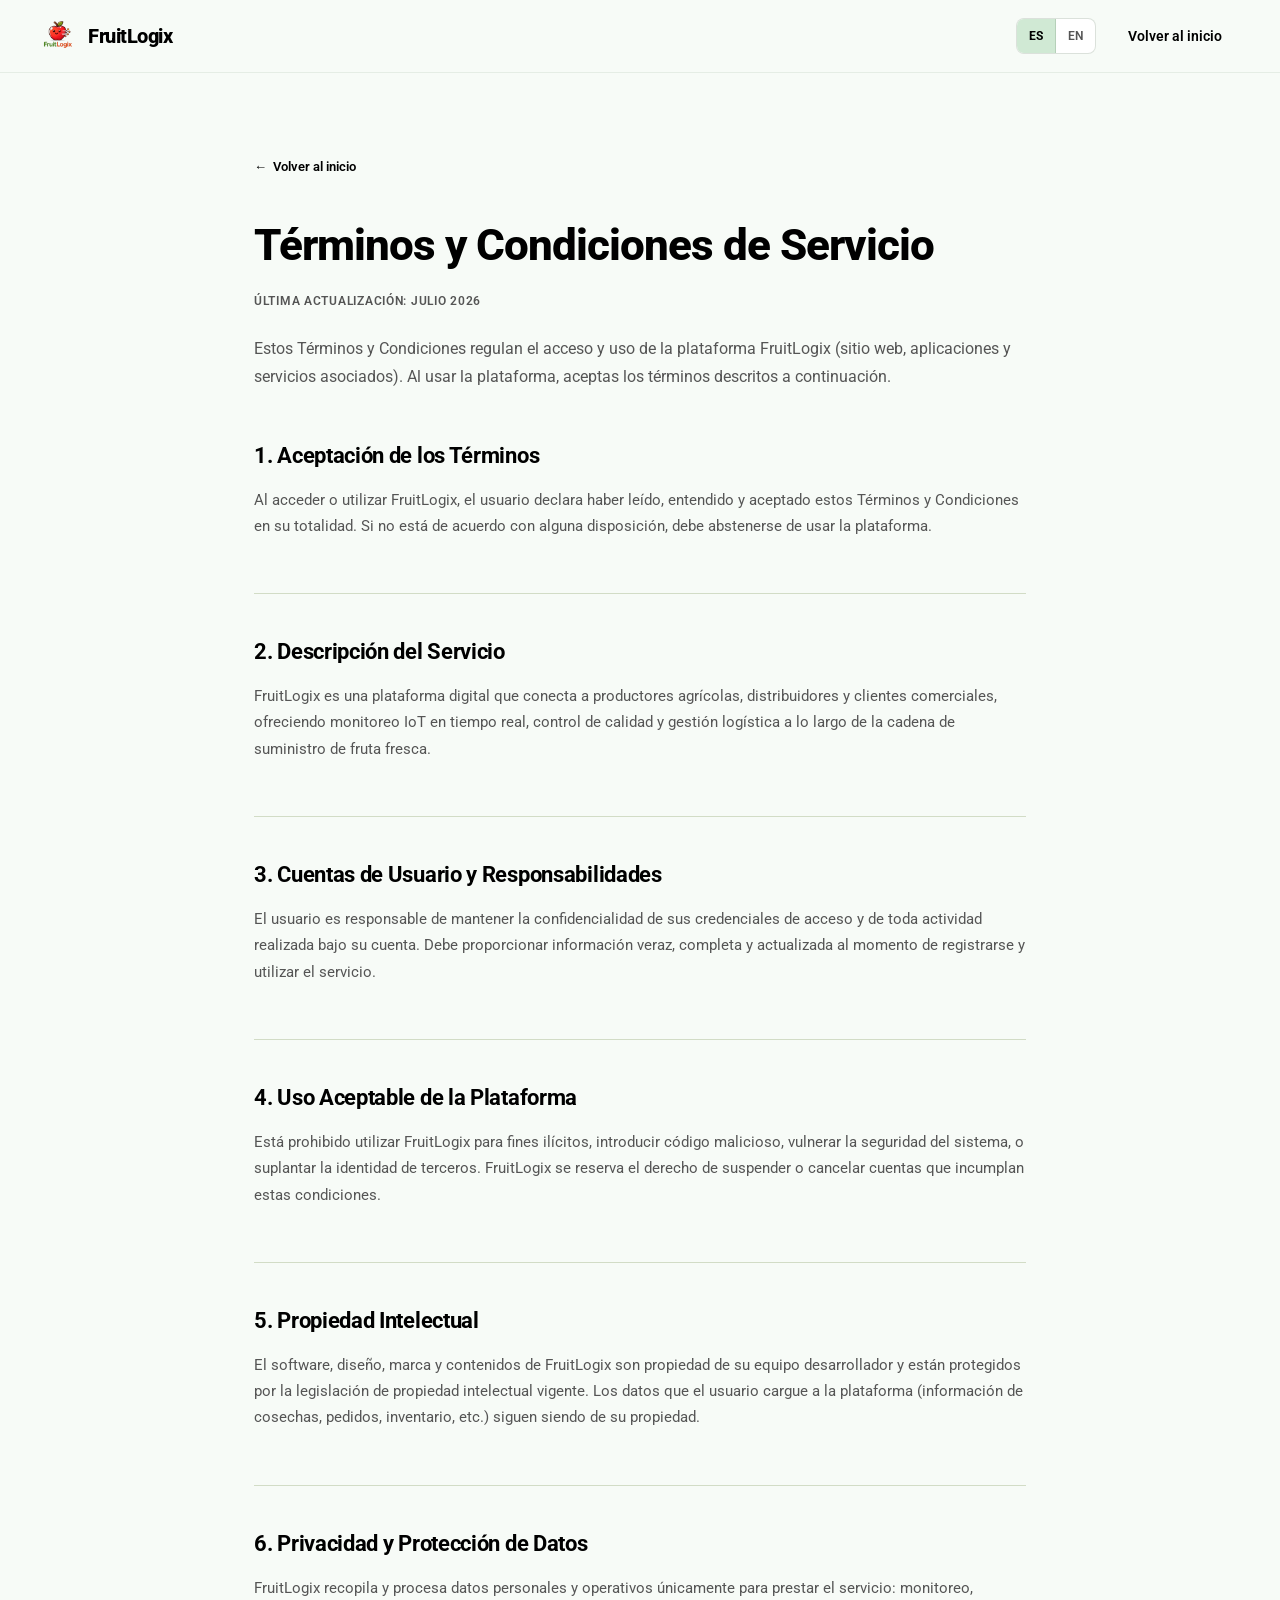
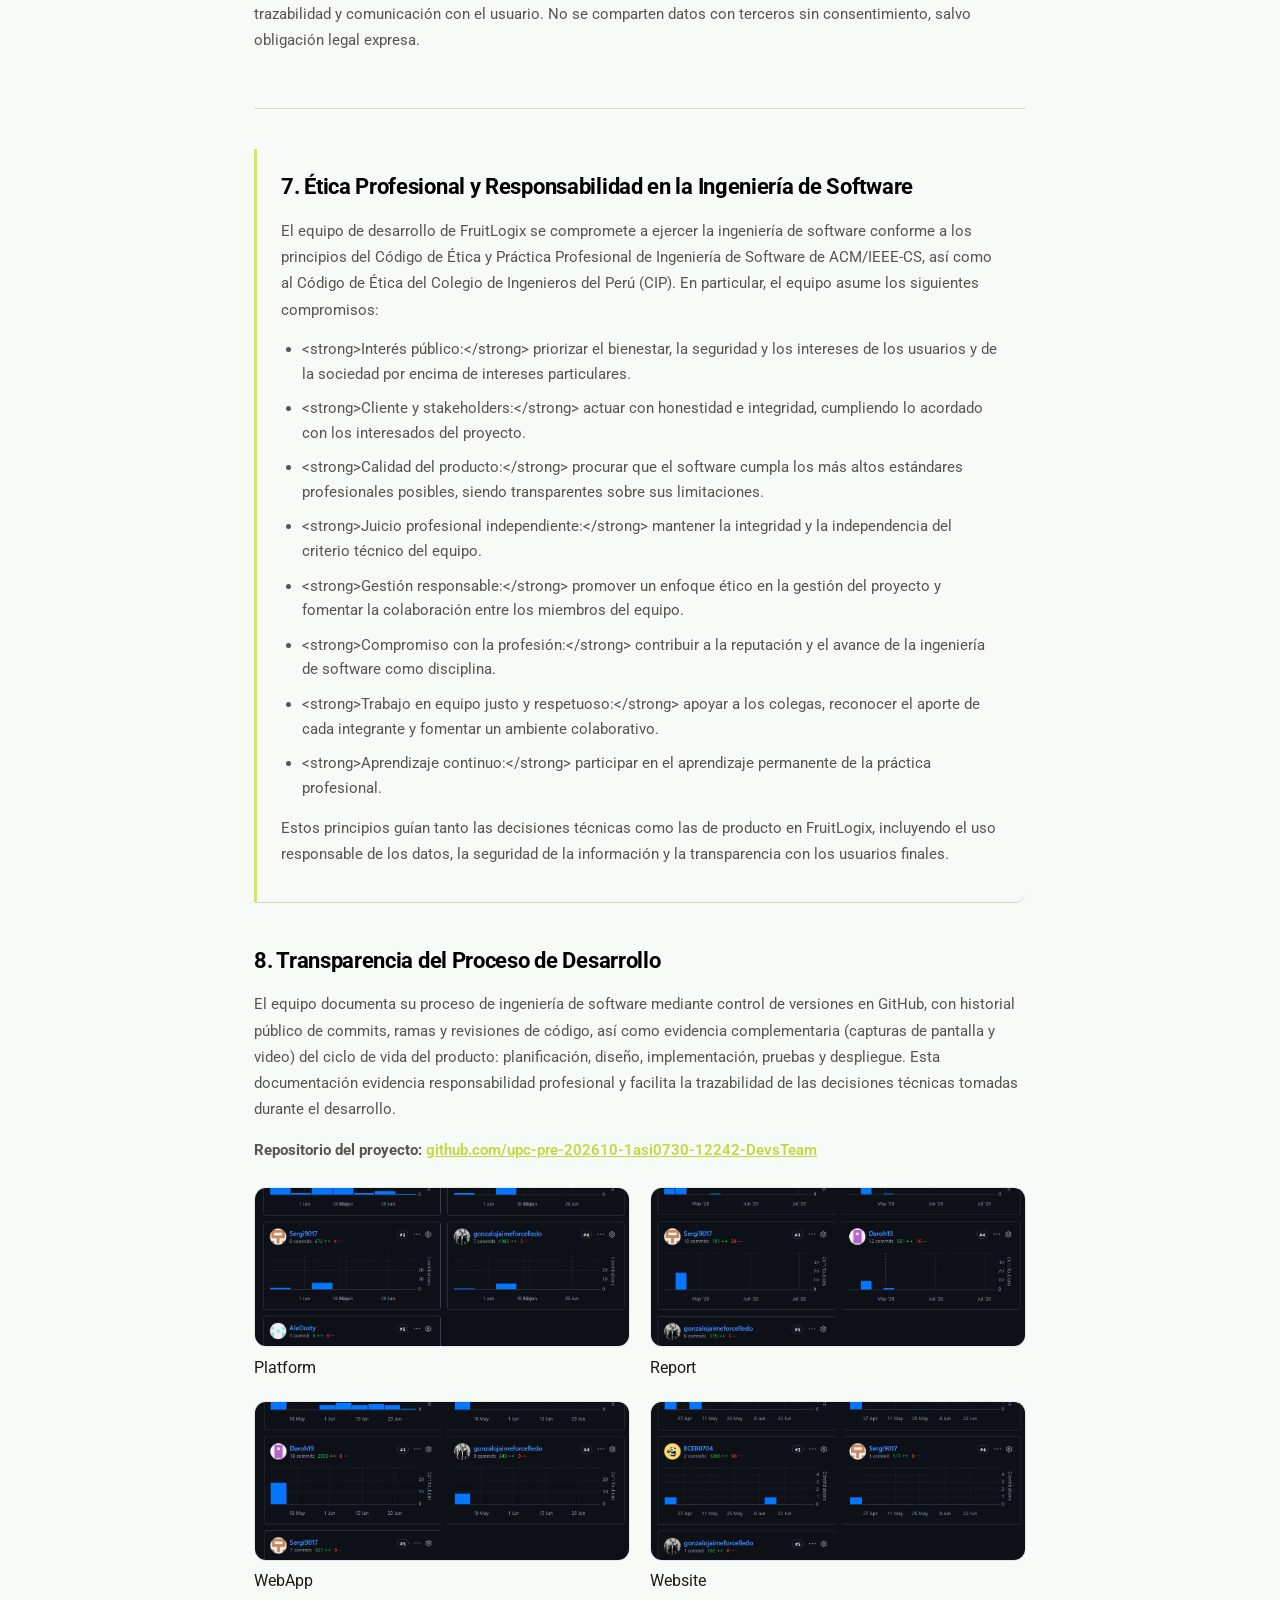
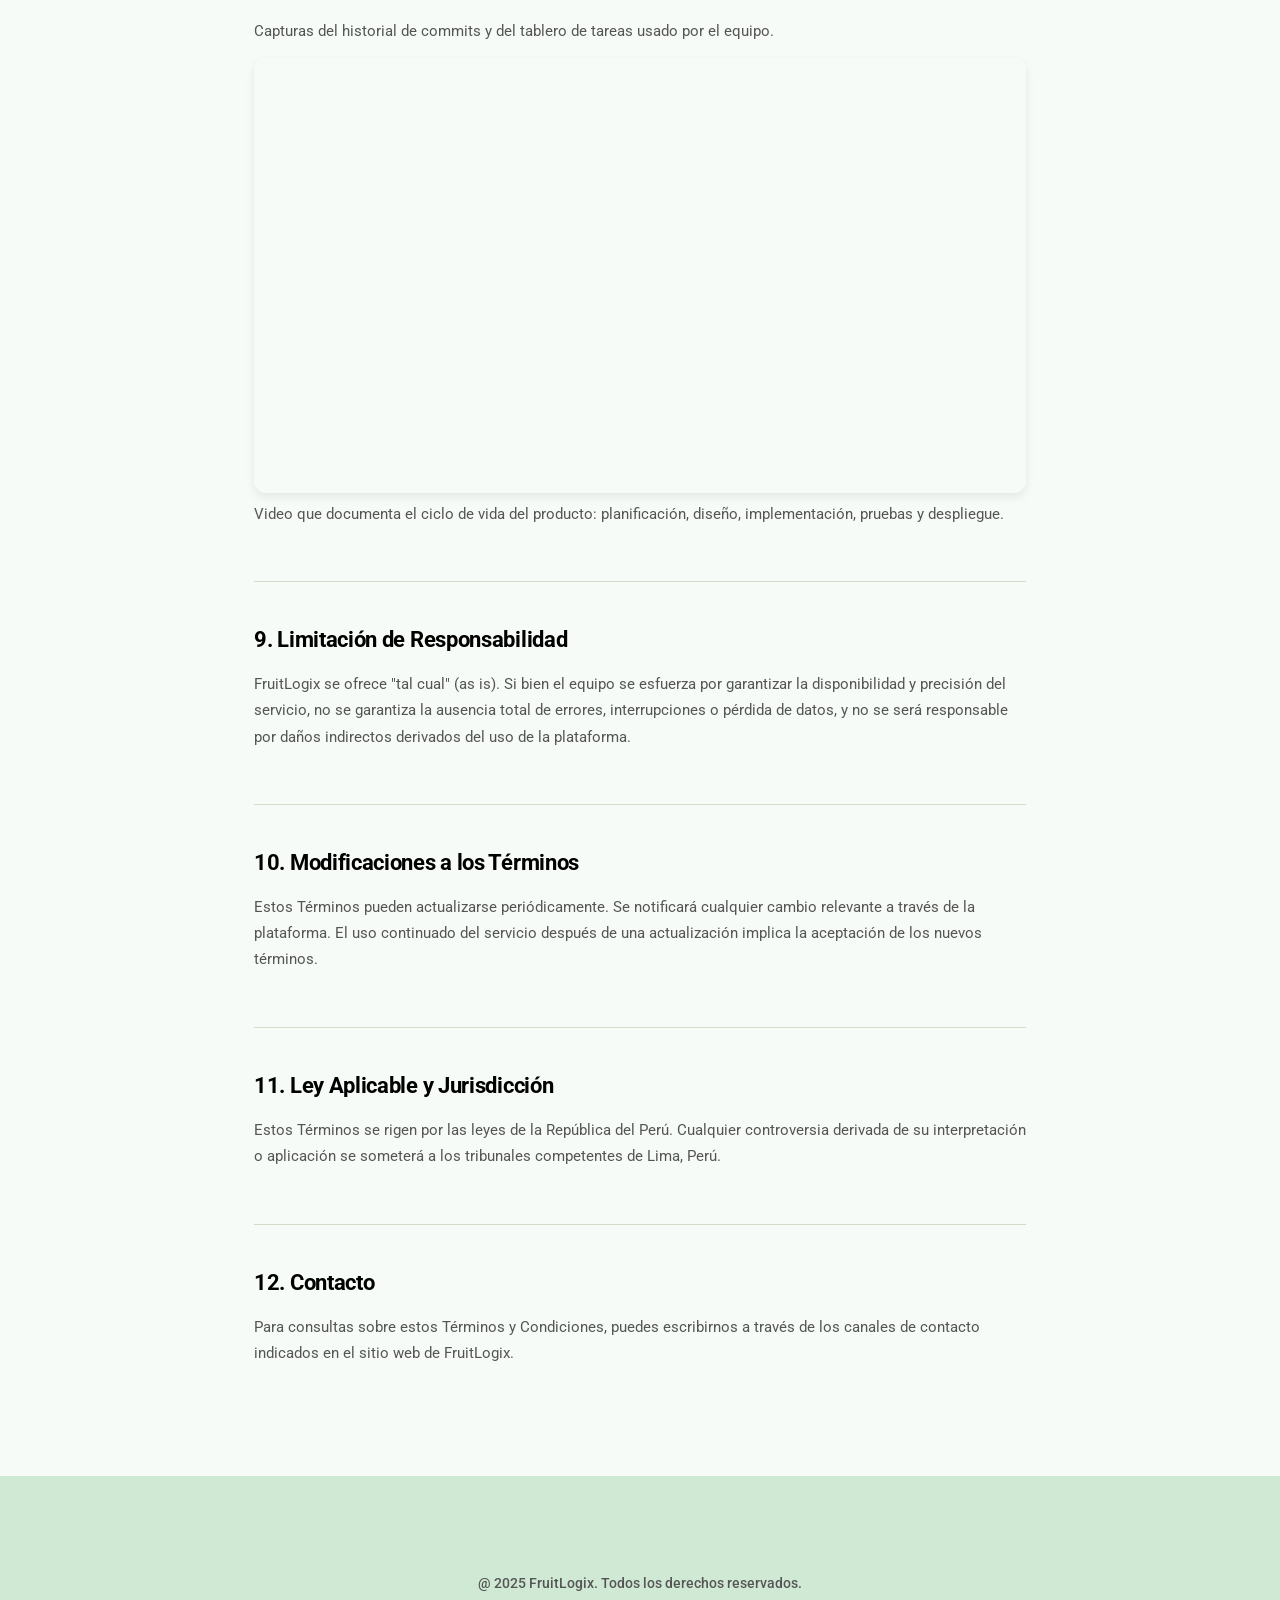
<file: terms.html>
﻿<!DOCTYPE html>
<html lang="es">

<head>
    <meta charset="UTF-8">
    <meta name="viewport" content="width=device-width, initial-scale=1.0">
    <meta name="description" content="FruitLogix — Términos y Condiciones de Servicio.">
    <link rel="preconnect" href="https://fonts.googleapis.com">
    <link rel="preconnect" href="https://fonts.gstatic.com" crossorigin>
    <link href="https://fonts.googleapis.com/css2?family=Roboto:wght@400;500;700&display=swap" rel="stylesheet">
    <link rel="stylesheet" href="./styles.css">
    <link rel="icon" href="assets/images/logo.ico" type="image/x-icon">
    <title>FruitLogix — Términos y Condiciones</title>
</head>

<body>

<!-- NAV SECTION -->
<div class="nav-wrapper">
    <nav class="nav" aria-label="Navegación principal" data-i18n-aria-label="nav.aria.mainNav">
        <a href="index.html" class="nav-brand">
            <img src="assets/images/logo.ico" alt="FruitLogix logo" class="brand-icon">
            <span class="brand-name">FruitLogix</span>
        </a>
        <div class="nav-actions">
            <div class="lang-toggle" role="group" aria-label="Idioma / Language">
                <button data-lang="es" class="lang-active" aria-label="Español">ES</button>
                <button data-lang="en" aria-label="English">EN</button>
            </div>
            <a href="index.html" class="btn-login" data-i18n="terms.backHome">Volver al inicio</a>
        </div>
    </nav>
</div>

<main class="terms-page">
    <a href="index.html" class="back-to-site">← <span data-i18n="terms.backHome">Volver al inicio</span></a>

    <div class="terms-header">
        <h1 data-i18n="terms.title">Términos y Condiciones de Servicio</h1>
        <p class="terms-updated" data-i18n="terms.updated">Última actualización: Julio 2026</p>
        <p class="terms-intro" data-i18n="terms.intro">
            Estos Términos y Condiciones regulan el acceso y uso de la plataforma FruitLogix (sitio web,
            aplicaciones y servicios asociados). Al usar la plataforma, aceptas los términos descritos a
            continuación.
        </p>
    </div>

    <section class="terms-section">
        <h2 data-i18n="terms.s1.title">1. Aceptación de los Términos</h2>
        <p data-i18n="terms.s1.body">
            Al acceder o utilizar FruitLogix, el usuario declara haber leído, entendido y aceptado estos
            Términos y Condiciones en su totalidad. Si no está de acuerdo con alguna disposición, debe
            abstenerse de usar la plataforma.
        </p>
    </section>

    <section class="terms-section">
        <h2 data-i18n="terms.s2.title">2. Descripción del Servicio</h2>
        <p data-i18n="terms.s2.body">
            FruitLogix es una plataforma digital que conecta a productores agrícolas, distribuidores y
            clientes comerciales, ofreciendo monitoreo IoT en tiempo real, control de calidad y gestión
            logística a lo largo de la cadena de suministro de fruta fresca.
        </p>
    </section>

    <section class="terms-section">
        <h2 data-i18n="terms.s3.title">3. Cuentas de Usuario y Responsabilidades</h2>
        <p data-i18n="terms.s3.body">
            El usuario es responsable de mantener la confidencialidad de sus credenciales de acceso y de
            toda actividad realizada bajo su cuenta. Debe proporcionar información veraz, completa y
            actualizada al momento de registrarse y utilizar el servicio.
        </p>
    </section>

    <section class="terms-section">
        <h2 data-i18n="terms.s4.title">4. Uso Aceptable de la Plataforma</h2>
        <p data-i18n="terms.s4.body">
            Está prohibido utilizar FruitLogix para fines ilícitos, introducir código malicioso, vulnerar
            la seguridad del sistema, o suplantar la identidad de terceros. FruitLogix se reserva el
            derecho de suspender o cancelar cuentas que incumplan estas condiciones.
        </p>
    </section>

    <section class="terms-section">
        <h2 data-i18n="terms.s5.title">5. Propiedad Intelectual</h2>
        <p data-i18n="terms.s5.body">
            El software, diseño, marca y contenidos de FruitLogix son propiedad de su equipo desarrollador
            y están protegidos por la legislación de propiedad intelectual vigente. Los datos que el
            usuario cargue a la plataforma (información de cosechas, pedidos, inventario, etc.) siguen
            siendo de su propiedad.
        </p>
    </section>

    <section class="terms-section">
        <h2 data-i18n="terms.s6.title">6. Privacidad y Protección de Datos</h2>
        <p data-i18n="terms.s6.body">
            FruitLogix recopila y procesa datos personales y operativos únicamente para prestar el
            servicio: monitoreo, trazabilidad y comunicación con el usuario. No se comparten datos con
            terceros sin consentimiento, salvo obligación legal expresa.
        </p>
    </section>

    <section class="terms-section terms-highlight">
        <h2 data-i18n="terms.s7.title">7. Ética Profesional y Responsabilidad en la Ingeniería de Software</h2>
        <p data-i18n="terms.s7.intro">
            El equipo de desarrollo de FruitLogix se compromete a ejercer la ingeniería de software conforme
            a los principios del Código de Ética y Práctica Profesional de Ingeniería de Software de
            ACM/IEEE-CS, así como al Código de Ética del Colegio de Ingenieros del Perú (CIP). En
            particular, el equipo asume los siguientes compromisos:
        </p>
        <ul>
            <li data-i18n="terms.s7.li1"><strong>Interés público:</strong> priorizar el bienestar, la seguridad y
                los intereses de los usuarios y de la sociedad por encima de intereses particulares.</li>
            <li data-i18n="terms.s7.li2"><strong>Cliente y stakeholders:</strong> actuar con honestidad e
                integridad, cumpliendo lo acordado con los interesados del proyecto.</li>
            <li data-i18n="terms.s7.li3"><strong>Calidad del producto:</strong> procurar que el software cumpla los
                más altos estándares profesionales posibles, siendo transparentes sobre sus limitaciones.</li>
            <li data-i18n="terms.s7.li4"><strong>Juicio profesional independiente:</strong> mantener la integridad y
                la independencia del criterio técnico del equipo.</li>
            <li data-i18n="terms.s7.li5"><strong>Gestión responsable:</strong> promover un enfoque ético en la
                gestión del proyecto y fomentar la colaboración entre los miembros del equipo.</li>
            <li data-i18n="terms.s7.li6"><strong>Compromiso con la profesión:</strong> contribuir a la reputación y
                el avance de la ingeniería de software como disciplina.</li>
            <li data-i18n="terms.s7.li7"><strong>Trabajo en equipo justo y respetuoso:</strong> apoyar a los
                colegas, reconocer el aporte de cada integrante y fomentar un ambiente colaborativo.</li>
            <li data-i18n="terms.s7.li8"><strong>Aprendizaje continuo:</strong> participar en el aprendizaje
                permanente de la práctica profesional.</li>
        </ul>
        <p data-i18n="terms.s7.closing">
            Estos principios guían tanto las decisiones técnicas como las de producto en FruitLogix,
            incluyendo el uso responsable de los datos, la seguridad de la información y la transparencia
            con los usuarios finales.
        </p>
    </section>

    <section class="terms-section">
        <h2 data-i18n="terms.s8.title">8. Transparencia del Proceso de Desarrollo</h2>
        <p data-i18n="terms.s8.body">
            El equipo documenta su proceso de ingeniería de software mediante control de versiones en
            GitHub, con historial público de commits, ramas y revisiones de código, así como evidencia
            complementaria (capturas de pantalla y video) del ciclo de vida del producto: planificación,
            diseño, implementación, pruebas y despliegue. Esta documentación evidencia responsabilidad
            profesional y facilita la trazabilidad de las decisiones técnicas tomadas durante el
            desarrollo.
        </p>

        <p class="terms-repo-link">
            <strong data-i18n="terms.s8.repoLabel">Repositorio del proyecto:</strong>
            <a href="https://github.com/upc-pre-202610-1asi0730-12242-DevsTeam" target="_blank" rel="noopener">
                github.com/upc-pre-202610-1asi0730-12242-DevsTeam
            </a>
        </p>

        <div class="terms-evidence-gallery">
            <figure class="evidence-item">
                <img src="assets/images/PLATFORM.png" alt="Commits de la plataforma FruitLogix"
                     data-i18n-alt="terms.s8.imgPlatformAlt">
                <figcaption data-i18n="terms.s8.captionPlatform">Platform</figcaption>
            </figure>
            <figure class="evidence-item">
                <img src="assets/images/REPORT.png" alt="Commits del módulo de reportes"
                     data-i18n-alt="terms.s8.imgReportAlt">
                <figcaption data-i18n="terms.s8.captionReport">Report</figcaption>
            </figure>
            <figure class="evidence-item">
                <img src="assets/images/WEBAPP.png" alt="Commits de la aplicación web"
                     data-i18n-alt="terms.s8.imgWebappAlt">
                <figcaption data-i18n="terms.s8.captionWebapp">WebApp</figcaption>
            </figure>
            <figure class="evidence-item">
                <img src="assets/images/website-commits.png" alt="Historial de commits del sitio web"
                     data-i18n-alt="terms.s8.imgWebsiteCommitsAlt">
                <figcaption data-i18n="terms.s8.captionWebsite">Website</figcaption>
            </figure>
        </div>
        <p class="terms-evidence-caption" data-i18n="terms.s8.galleryCaption">
            Capturas del historial de commits de los distintos módulos del proyecto: Plataforma, Reportes,
            Aplicación Web y Sitio Web.
        </p>

        <div class="terms-evidence-video">
            <iframe width="560" height="315" src="https://www.youtube.com/embed/TDNB9j_jvsQ?si=-fqZVzT7Z99QqgpY" title="YouTube video player" frameborder="0" allow="accelerometer; autoplay; clipboard-write; encrypted-media; gyroscope; picture-in-picture; web-share" referrerpolicy="strict-origin-when-cross-origin" allowfullscreen></iframe>
        </div>
        <p class="terms-evidence-caption" data-i18n="terms.s8.videoCaption">
            Video que documenta el ciclo de vida del producto: planificación, diseño, implementación,
            pruebas y despliegue.
        </p>
    </section>

    <section class="terms-section">
        <h2 data-i18n="terms.s9.title">9. Limitación de Responsabilidad</h2>
        <p data-i18n="terms.s9.body">
            FruitLogix se ofrece "tal cual" (as is). Si bien el equipo se esfuerza por garantizar la
            disponibilidad y precisión del servicio, no se garantiza la ausencia total de errores,
            interrupciones o pérdida de datos, y no se será responsable por daños indirectos derivados del
            uso de la plataforma.
        </p>
    </section>

    <section class="terms-section">
        <h2 data-i18n="terms.s10.title">10. Modificaciones a los Términos</h2>
        <p data-i18n="terms.s10.body">
            Estos Términos pueden actualizarse periódicamente. Se notificará cualquier cambio relevante a
            través de la plataforma. El uso continuado del servicio después de una actualización implica
            la aceptación de los nuevos términos.
        </p>
    </section>

    <section class="terms-section">
        <h2 data-i18n="terms.s11.title">11. Ley Aplicable y Jurisdicción</h2>
        <p data-i18n="terms.s11.body">
            Estos Términos se rigen por las leyes de la República del Perú. Cualquier controversia
            derivada de su interpretación o aplicación se someterá a los tribunales competentes de Lima,
            Perú.
        </p>
    </section>

    <section class="terms-section" style="border-bottom: none;">
        <h2 data-i18n="terms.s12.title">12. Contacto</h2>
        <p data-i18n="terms.s12.body">
            Para consultas sobre estos Términos y Condiciones, puedes escribirnos a través de los canales
            de contacto indicados en el sitio web de FruitLogix.
        </p>
    </section>
</main>

<!-- FOOTER -->
<footer class="footer">
    <div class="footer-inner">
        <div class="footer-bottom" style="justify-content: center;">
            <p class="footer-copyright" data-i18n="footer.copyright">
                @ 2025 FruitLogix. Todos los derechos reservados.
            </p>
        </div>
    </div>
</footer>

<script src="assets/i18n/i18n.js"></script>
</body>

</html>
</file>
<file: styles.css>
:root {
  /* ==========================================
     1. COLORES DEL SISTEMA MATERIAL DESIGN (MD3)
     Adaptados a tu paleta verde/amarilla original
     ========================================== */
  --md-sys-color-primary: #D4E952;
  --md-sys-color-on-primary: #3a4f00;
  --md-sys-color-primary-container: #c6e33d;
  --md-sys-color-on-primary-container: #1a2e1a;

  --md-sys-color-secondary: #a8c8a8;
  --md-sys-color-on-secondary: #000000;
  --md-sys-color-secondary-container: #D0E9D4;
  --md-sys-color-on-secondary-container: #1a2e1a;

  --md-sys-color-surface: #ffffff;
  --md-sys-color-on-surface: #1a1a1a;
  --md-sys-color-surface-variant: #f0f7f0;
  --md-sys-color-on-surface-variant: #4a6b4a;

  --md-sys-color-surface-dark: #111111;
  --md-sys-color-on-surface-dark: #ffffff;

  --md-sys-color-background: #F7FBF7;
  --md-sys-color-on-background: #000000;

  --md-sys-color-outline: rgba(61, 94, 0, 0.2);
  --md-sys-color-outline-variant: rgba(0, 0, 0, 0.08);

  /* ==========================================
     2. TUS VARIABLES ORIGINALES (FALTANTES)
     Aquí recuperamos tus fondos, botones y textos exactos
     ========================================== */
  --color-primary: #D4E952;
  --color-primary-hover: #c2d840;

  --color-bg-light: #F7FBF7;
  /* Nav, Body, Beneficios, Stats */
  --color-bg-accent: #D0E9D4;
  /* Hero, Plans, Testimonios, Footer */
  --color-bg-dark: #2d4a1e;
  /* Cajas oscuras de Call to Action */
  --color-bg-darker: #111111;
  /* Fondo oscuro para la sección de equipo */

  --color-text-dark: #000000;
  /* Textos principales */
  --color-text-muted: #555555;
  /* Textos secundarios y descripciones */
  --color-warning: #ffb400;
  /* Para las estrellas de testimonios */

  /* ==========================================
     3. TIPOGRAFÍA, ESPACIADOS Y TRANSICIONES
     ========================================== */
  --md-sys-typescale-font: 'Roboto', sans-serif;
  --font-main: 'Roboto', sans-serif;
  --font-display: 'Roboto', sans-serif;

  /* Fluid content width: never exceeds 1100px, but shrinks with the viewport
     on narrower desktop/laptop windows so nothing forces horizontal scroll
     or manual zoom. */
  --content-max: min(1600px, 94vw);
  --transition-smooth: all 0.3s cubic-bezier(0.25, 0.8, 0.25, 1);

  /* ==========================================
     4. ELEVACIONES Y SOMBRAS
     ========================================== */
  --md-sys-elevation-level1: 0px 1px 2px 0px rgba(0, 0, 0, 0.3), 0px 1px 3px 1px rgba(0, 0, 0, 0.15);
  --md-sys-elevation-level2: 0px 1px 2px 0px rgba(0, 0, 0, 0.3), 0px 2px 6px 2px rgba(0, 0, 0, 0.15);
  --md-sys-elevation-level3: 0px 4px 8px 3px rgba(0, 0, 0, 0.15), 0px 1px 3px 0px rgba(0, 0, 0, 0.3);

  --shadow-sm: 0 4px 10px rgba(0, 0, 0, 0.08);
  --shadow-md: 0 8px 24px rgba(0, 0, 0, 0.10);
  --shadow-lg: 0 16px 50px rgba(0, 0, 0, 0.10);

  /* ==========================================
     5. BORDES Y ESTADOS MATERIAL
     ========================================== */
  --md-sys-shape-small: 8px;
  --md-sys-shape-medium: 12px;
  --md-sys-shape-large: 24px;
  --md-sys-shape-extra-large: 28px;

  --md-sys-state-hover: 0.08;
  --md-sys-state-focus: 0.12;
  --md-sys-state-pressed: 0.12;
}

.md-headline {
  font: 400 clamp(28px, 4vw, 36px)/1.2 var(--md-sys-typescale-font);
  color: var(--md-sys-color-on-background);
  letter-spacing: -0.5px;
}

.md-title {
  font: 500 22px/28px var(--md-sys-typescale-font);
}

.md-body {
  font: 400 16px/24px var(--md-sys-typescale-font);
}

.md-label {
  font: 500 14px/20px var(--md-sys-typescale-font);
  letter-spacing: 0.1px;
}

.md-interactive {
  position: relative;
  overflow: hidden;
}

.md-interactive::after {
  content: '';
  position: absolute;
  inset: 0;
  background-color: currentColor;
  opacity: 0;
  transition: opacity 0.2s ease;
  pointer-events: none;
  z-index: 1;
}

.md-interactive:hover::after {
  opacity: var(--md-sys-state-hover);
}

.md-interactive:active::after {
  opacity: var(--md-sys-state-pressed);
}

.md-interactive-primary::after {
  background-color: var(--md-sys-color-primary);
}

.md-assist-chip {
  display: inline-flex;
  align-items: center;
  padding: 0 12px;
  height: 32px;
  border-radius: var(--md-sys-shape-small);
  border: 1px solid var(--md-sys-color-outline);
  font: 500 14px/20px var(--md-sys-typescale-font);
  color: var(--md-sys-color-on-surface);
  letter-spacing: 0.1px;
}

*,
*::before,
*::after {
  margin: 0;
  padding: 0;
  box-sizing: border-box;
}

html {
  scroll-behavior: smooth;
  font-family: var(--md-sys-typescale-font);
  max-width: 100%;
  overflow-x: hidden;
}

body {
  font-family: var(--md-sys-typescale-font);
  color: var(--md-sys-color-on-surface);
  background-color: var(--md-sys-color-background);
  overflow-x: hidden;
  max-width: 100%;
  line-height: 1.6;
}

img,
svg,
iframe,
video {
  max-width: 100%;
}

.section-animate {
  opacity: 0;
  transform: translateY(30px);
  transition: opacity 0.8s ease-out, transform 0.8s ease-out;
}

.section-visible {
  opacity: 1;
  transform: translateY(0);
}

/* NAV SECTION */
.nav-wrapper {
  background: rgba(247, 251, 247, 0.95);
  backdrop-filter: blur(10px);
  -webkit-backdrop-filter: blur(10px);
  border-bottom: 1px solid rgba(74, 107, 74, 0.1);
  padding: 0 1.25rem;
  position: sticky;
  top: 0;
  z-index: 100;
}

.nav {
  display: flex;
  align-items: center;
  justify-content: space-between;
  height: 72px;
  max-width: var(--content-max);
  margin: 0 auto;
  gap: 1rem;
}

.nav-brand {
  display: flex;
  align-items: center;
  gap: 10px;
  text-decoration: none;
  z-index: 101;
  flex-shrink: 0;
}

.brand-icon {
  width: 40px;
  height: 40px;
}

.brand-name {
  font-size: 20px;
  font-weight: 800;
  color: var(--color-text-dark);
  letter-spacing: -0.5px;
}

.nav-links {
  display: flex;
  align-items: center;
  gap: clamp(1rem, 2vw, 2.5rem);
  list-style: none;
}

.nav-links a {
  font-size: 14px;
  font-weight: 500;
  color: var(--color-text-muted);
  text-decoration: none;
  transition: var(--transition-smooth);
  white-space: nowrap;
}

.nav-links a:hover {
  color: var(--color-text-dark);
}

.nav-actions {
  display: flex;
  align-items: center;
  gap: 12px;
  flex-shrink: 0;
}

.lang-toggle {
  display: flex;
  align-items: center;
  border: 1px solid rgba(74, 107, 74, 0.2);
  border-radius: 8px;
  overflow: hidden;
  height: 36px;
  background: white;
}

.lang-toggle button {
  background: transparent;
  border: none;
  font-size: 12px;
  font-weight: 600;
  padding: 0 12px;
  cursor: pointer;
  color: var(--color-text-muted);
  height: 100%;
  transition: var(--transition-smooth);
  font-family: var(--font-main);
}

.lang-toggle button:first-child {
  border-right: 1px solid rgba(74, 107, 74, 0.2);
}

.lang-toggle button.lang-active {
  background: var(--color-bg-accent);
  color: var(--color-text-dark);
  font-weight: 700;
}

.lang-toggle button:not(.lang-active):hover {
  background: rgba(208, 233, 212, 0.5);
  color: var(--color-text-dark);
}

.btn-login,
.btn-register {
  font-size: 14px;
  font-weight: 600;
  padding: 10px 20px;
  border-radius: 8px;
  border: none;
  cursor: pointer;
  text-decoration: none;
  transition: var(--transition-smooth);
  font-family: var(--font-main);
  white-space: nowrap;
}

.btn-login {
  background: transparent;
  color: var(--color-text-dark);
}

.btn-login:hover {
  background: rgba(74, 107, 74, 0.05);
}

.btn-register {
  background: var(--color-primary);
  color: var(--color-text-dark);
  box-shadow: 0 2px 10px rgba(212, 233, 82, 0.3);
}

.btn-register:hover {
  background: var(--color-primary-hover);
  transform: translateY(-1px);
  box-shadow: 0 4px 12px rgba(212, 233, 82, 0.4);
}

.nav-hamburger {
  display: none;
  flex-direction: column;
  justify-content: center;
  gap: 5px;
  width: 36px;
  height: 36px;
  background: none;
  border: none;
  cursor: pointer;
  padding: 4px;
  z-index: 101;
}

.nav-hamburger span {
  display: block;
  width: 100%;
  height: 2px;
  background: var(--color-text-dark);
  border-radius: 2px;
  transition: transform 0.3s, opacity 0.3s;
}

.nav-hamburger.open span:nth-child(1) {
  transform: translateY(7px) rotate(45deg);
}

.nav-hamburger.open span:nth-child(2) {
  opacity: 0;
}

.nav-hamburger.open span:nth-child(3) {
  transform: translateY(-7px) rotate(-45deg);
}

.mobile-menu {
  display: none;
  position: fixed;
  inset: 0;
  top: 72px;
  background: rgba(247, 251, 247, 0.98);
  backdrop-filter: blur(10px);
  -webkit-backdrop-filter: blur(10px);
  flex-direction: column;
  align-items: center;
  justify-content: center;
  gap: 2.5rem;
  z-index: 99;
  padding: 2rem;
  overflow-y: auto;
}

.mobile-menu.open {
  display: flex;
}

.mobile-menu .nav-links {
  flex-direction: column;
  gap: 2rem;
  text-align: center;
}

.mobile-menu .nav-links a {
  font-size: 24px;
  font-weight: 600;
  color: var(--color-text-dark);
}

.mobile-menu .nav-actions {
  flex-direction: column;
  align-items: center;
  gap: 16px;
  width: 100%;
}

.mobile-menu .btn-login,
.mobile-menu .btn-register {
  width: 100%;
  max-width: 250px;
  padding: 14px;
  font-size: 16px;
  text-align: center;
}

.mobile-menu .lang-toggle {
  height: 44px;
  width: 100%;
  max-width: 250px;
}

.mobile-menu .lang-toggle button {
  flex: 1;
  font-size: 14px;
}

/* HERO SECTION */
.hero {
  background: linear-gradient(180deg, var(--color-bg-accent) 0%, rgba(208, 233, 212, 0.4) 100%);
  width: 100%;
}

.hero-inner {
  padding: 4rem 2rem 3rem;
  display: grid;
  grid-template-columns: 1fr 1fr;
  grid-template-rows: auto auto;
  gap: 3rem;
  align-items: center;
  min-height: calc(100vh - 72px);
  max-width: var(--content-max);
  margin: 0 auto;
}

.hero-left {
  display: flex;
  flex-direction: column;
  gap: 1.5rem;
  padding-left: clamp(0px, 5vw, 80px);
  min-width: 0;
}

.hero-heading {
  display: flex;
  flex-direction: column;
  gap: 0.25rem;
}

.hero-title {
  font-size: clamp(32px, 5vw, 56px);
  font-weight: 800;
  line-height: 1.1;
  color: var(--color-text-dark);
  letter-spacing: -1px;
}

.hero-title-accent {
  font-size: clamp(32px, 5vw, 56px);
  font-weight: 800;
  line-height: 1.1;
  color: #fff;
  letter-spacing: -1px;
  text-shadow: 0 2px 10px rgba(0, 0, 0, 0.1);
}

.hero-desc {
  font-size: clamp(14px, 1.2vw, 16px);
  color: var(--color-text-muted);
  line-height: 1.7;
  max-width: 480px;
  font-weight: 400;
}

.hero-actions {
  display: flex;
  gap: 16px;
  align-items: center;
  flex-wrap: wrap;
  margin-top: 1rem;
}

.btn-primary {
  background: var(--color-primary);
  color: var(--color-text-dark);
  font-size: 15px;
  font-weight: 700;
  padding: 14px 28px;
  border-radius: 12px;
  border: none;
  cursor: pointer;
  text-decoration: none;
  transition: var(--transition-smooth);
  box-shadow: 0 4px 15px rgba(212, 233, 82, 0.4);
}

.btn-primary:hover {
  background: var(--color-primary-hover);
  transform: translateY(-2px);
  box-shadow: 0 6px 20px rgba(212, 233, 82, 0.5);
}

.btn-outline {
  background: white;
  color: var(--color-text-dark);
  font-size: 15px;
  font-weight: 600;
  padding: 14px 28px;
  border-radius: 12px;
  border: 1px solid rgba(26, 48, 32, 0.1);
  cursor: pointer;
  display: flex;
  align-items: center;
  gap: 10px;
  transition: var(--transition-smooth);
  box-shadow: var(--shadow-sm);
  font-family: var(--font-main);
}

.btn-outline:hover {
  background: #fdfdfd;
  border-color: rgba(26, 48, 32, 0.2);
  transform: translateY(-2px);
  box-shadow: var(--shadow-md);
}

.play-icon {
  width: 20px;
  height: 20px;
  background: var(--color-bg-dark);
  border-radius: 50%;
  display: flex;
  align-items: center;
  justify-content: center;
  flex-shrink: 0;
  transition: var(--transition-smooth);
}

.btn-outline:hover .play-icon {
  background: var(--color-primary);
}

.btn-outline:hover .play-triangle {
  border-left-color: var(--color-text-dark);
}

.play-triangle {
  width: 0;
  height: 0;
  border-top: 4px solid transparent;
  border-bottom: 4px solid transparent;
  border-left: 6px solid var(--color-primary);
  margin-left: 2px;
  transition: var(--transition-smooth);
}

.hero-image-box {
  background: linear-gradient(135deg, rgba(255, 255, 255, 0.4) 0%, rgba(255, 255, 255, 0.1) 100%);
  border-radius: 24px;
  width: 100%;
  padding: 1rem;
  box-shadow: var(--shadow-lg);
  position: relative;
  min-width: 0;
}

.hero-image-box::before {
  content: '';
  position: absolute;
  inset: 0;
  border-radius: 24px;
  padding: 2px;
  background: linear-gradient(135deg, rgba(255, 255, 255, 0.8), rgba(255, 255, 255, 0.2));
  -webkit-mask: linear-gradient(#fff 0 0) content-box, linear-gradient(#fff 0 0);
  -webkit-mask-composite: xor;
  mask-composite: exclude;
}

.hero-img {
  width: 100%;
  height: auto;
  display: block;
  object-fit: cover;
  border-radius: 16px;
}

.chain-row {
  grid-column: 1 / -1;
  display: flex;
  align-items: center;
  justify-content: center;
  gap: 0;
  padding: 3rem 0 1rem;
  flex-wrap: wrap;
}

.chain-node {
  display: flex;
  flex-direction: column;
  align-items: center;
  gap: 12px;
  transition: var(--transition-smooth);
}

.chain-node:hover {
  transform: translateY(-5px);
}

.chain-icon {
  width: 64px;
  height: 64px;
  background: #fff;
  border-radius: 16px;
  box-shadow: var(--shadow-sm);
  display: flex;
  align-items: center;
  justify-content: center;
  position: relative;
  transition: var(--transition-smooth);
}

.chain-node:hover .chain-icon {
  box-shadow: var(--shadow-md);
  border-color: var(--color-primary);
}

.chain-label {
  font-size: 13px;
  font-weight: 600;
  color: var(--color-text-dark);
}

.chain-connector {
  width: clamp(20px, 6vw, 80px);
  height: 2px;
  background: rgba(74, 107, 74, 0.2);
  margin-bottom: 24px;
  flex-shrink: 0;
  position: relative;
  overflow: hidden;
}

.chain-connector::after {
  content: '';
  position: absolute;
  top: 0;
  left: -100%;
  width: 50%;
  height: 100%;
  background: linear-gradient(90deg, transparent, var(--color-primary), transparent);
  animation: flow 3s infinite linear;
}

@keyframes flow {
  100% {
    left: 200%;
  }
}

.chain-dot-connector {
  width: 12px;
  height: 12px;
  border-radius: 50%;
  background: var(--color-primary);
  border: 2px solid var(--color-text-dark);
  margin-bottom: 24px;
  flex-shrink: 0;
  box-shadow: 0 0 10px rgba(212, 233, 82, 0.5);
}

/* BENEFITS SECTION */
.benefits {
  background-color: var(--color-bg-light);
  text-align: center;
  padding: 6rem 1.5rem;
}

.benefits h2 {
  font-size: clamp(28px, 4vw, 36px);
  font-weight: 800;
  margin-bottom: 12px;
  color: var(--color-text-dark);
  letter-spacing: -0.5px;
}

.section-subtitle {
  color: var(--color-text-muted);
  margin-bottom: 4rem;
  max-width: 600px;
  margin-left: auto;
  margin-right: auto;
  font-size: 16px;
  line-height: 1.6;
}

.card-grid {
  display: flex;
  justify-content: center;
  gap: 2rem;
  flex-wrap: wrap;
  max-width: var(--content-max);
  margin: 0 auto;
}

.benefits .card {
  background: var(--md-sys-color-surface);
  padding: 2.5rem 2rem;
  width: 100%;
  max-width: 340px;
  border-radius: var(--md-sys-shape-medium);
  box-shadow: var(--md-sys-elevation-level1);
  transition: var(--transition-smooth);
  position: relative;
  overflow: hidden;
  text-align: left;
  border: 1px solid var(--md-sys-color-outline-variant);
}

.benefits .card::before {
  content: '';
  position: absolute;
  left: 0;
  top: 0;
  bottom: 0;
  width: 4px;
  background: var(--md-sys-color-primary);
  opacity: 0;
  transition: var(--transition-smooth);
}

.benefits .card:hover {
  transform: translateY(-4px);
  box-shadow: var(--md-sys-elevation-level3);
}

.benefits .card:hover::before {
  opacity: 1;
}

.card-icon {
  background: var(--md-sys-color-primary-container);
  width: 64px;
  height: 64px;
  border-radius: var(--md-sys-shape-small);
  display: flex;
  align-items: center;
  justify-content: center;
  margin-bottom: 1.5rem;
  transition: var(--transition-smooth);
}

.benefits .card:hover .card-icon {
  transform: scale(1.05);
}

.card h3 {
  font-size: 18px;
  font-weight: 700;
  margin-bottom: 12px;
  color: var(--color-text-dark);
}

.card p {
  font-size: 14px;
  color: var(--color-text-muted);
  line-height: 1.6;
}

/* PLANS SECTION */
.plans {
  padding: 6rem 1.5rem;
  background-color: var(--color-bg-accent);
}

.plans-title {
  font-size: clamp(28px, 4vw, 36px);
  font-weight: 800;
  color: var(--color-text-dark);
  text-align: center;
  margin-bottom: 4rem;
  letter-spacing: -0.5px;
}

.plans-grid {
  display: flex;
  justify-content: center;
  align-items: stretch;
  gap: 2rem;
  flex-wrap: wrap;
  max-width: var(--content-max);
  margin: 0 auto;
}

.plan-card {
  border-radius: 24px;
  padding: 3rem 2.5rem;
  width: 100%;
  max-width: 400px;
  display: flex;
  flex-direction: column;
  position: relative;
  transition: var(--transition-smooth);
}

.plan-card:hover {
  transform: translateY(-8px);
}

.plan-card--free {
  background: white;
  box-shadow: var(--shadow-md);
  border: 1px solid rgba(0, 0, 0, 0.05);
}

.plan-card--pro {
  background: var(--color-bg-dark);
  color: white;
  box-shadow: var(--shadow-lg);
}

.plan-badge {
  position: absolute;
  top: -12px;
  left: 50%;
  transform: translateX(-50%);
  background: var(--color-primary);
  color: var(--color-text-dark);
  font-size: 12px;
  font-weight: 800;
  text-transform: uppercase;
  letter-spacing: 1px;
  padding: 6px 16px;
  border-radius: 20px;
  box-shadow: 0 4px 10px rgba(212, 233, 82, 0.3);
}

.plan-card-header {
  margin-bottom: 1.5rem;
}

.plan-card--free .plan-name {
  color: var(--color-text-dark);
}

.plan-card--pro .plan-name {
  color: white;
}

.plan-name {
  font-size: 24px;
  font-weight: 700;
  margin-bottom: 8px;
}

.plan-limit {
  font-size: 13px;
  color: var(--color-text-muted);
  font-weight: 500;
}

.plan-price-block {
  display: flex;
  align-items: baseline;
  gap: 8px;
  margin-bottom: 2rem;
}

.plan-price {
  font-size: 48px;
  font-weight: 800;
  line-height: 1;
  letter-spacing: -1px;
}

.plan-card--free .plan-price {
  color: var(--color-text-dark);
}

.plan-card--pro .plan-price {
  color: white;
}

.plan-period {
  font-size: 14px;
  color: var(--color-primary);
  font-weight: 500;
}

.plan-divider {
  border: none;
  height: 1px;
  margin-bottom: 2rem;
}

.plan-card--free .plan-divider {
  background: rgba(0, 0, 0, 0.1);
}

.plan-card--pro .plan-divider {
  background: rgba(255, 255, 255, 0.1);
}

.plan-features {
  list-style: none;
  display: flex;
  flex-direction: column;
  gap: 1rem;
  margin-bottom: 3rem;
  flex-grow: 1;
}

.plan-features li {
  display: flex;
  align-items: flex-start;
  gap: 12px;
  font-size: 14px;
  line-height: 1.4;
}

.plan-card--free .plan-features li {
  color: var(--color-text-dark);
}

.plan-card--pro .plan-features li {
  color: rgba(255, 255, 255, 0.9);
}

.check-icon {
  flex-shrink: 0;
  margin-top: 2px;
}

.plan-cta {
  display: block;
  text-align: center;
  padding: 14px 24px;
  border-radius: 12px;
  font-size: 15px;
  font-weight: 700;
  text-decoration: none;
  transition: var(--transition-smooth);
}

.plan-cta--free {
  background: rgba(212, 233, 82, 0.2);
  color: var(--color-text-dark);
}

.plan-cta--free:hover {
  background: var(--color-primary);
}

.plan-cta--pro {
  background: var(--color-primary);
  color: var(--color-text-dark);
  box-shadow: 0 4px 15px rgba(212, 233, 82, 0.2);
}

.plan-cta--pro:hover {
  background: var(--color-primary-hover);
  box-shadow: 0 6px 20px rgba(212, 233, 82, 0.3);
}

/* CLIENTS SECTION */
.clients {
  background: white;
  text-align: center;
  padding: 6rem 1.5rem;
}

.clients h2 {
  font-size: clamp(28px, 4vw, 36px);
  font-weight: 800;
  margin-bottom: 12px;
  color: var(--color-text-dark);
  letter-spacing: -0.5px;
}

.clients-subtitle {
  max-width: 600px;
  margin: 0 auto 4rem;
  color: var(--color-text-muted);
  font-size: 16px;
  line-height: 1.6;
}

.clients-grid {
  display: flex;
  justify-content: center;
  gap: 2rem;
  flex-wrap: wrap;
  max-width: var(--content-max);
  margin: 0 auto;
}

.client-card {
  background: white;
  border-radius: 20px;
  overflow: hidden;
  width: 100%;
  max-width: 340px;
  transition: var(--transition-smooth);
  text-align: left;
  box-shadow: var(--shadow-md);
  border: 1px solid rgba(0, 0, 0, 0.04);
}

.client-card:hover {
  transform: translateY(-8px);
  box-shadow: var(--shadow-lg);
}

.client-card-image {
  width: 100%;
  height: 220px;
  position: relative;
  overflow: hidden;
}

.client-card-image img {
  width: 100%;
  height: 100%;
  object-fit: cover;
  display: block;
  transition: transform 0.8s ease;
}

.client-card:hover .client-card-image img {
  transform: scale(1.05);
}

.client-card-image-overlay {
  position: absolute;
  inset: 0;
  background: linear-gradient(to top, rgba(26, 48, 32, 0.8) 0%, transparent 50%);
}

.client-card-body {
  padding: 2rem;
  display: flex;
  flex-direction: column;
  gap: 12px;
  position: relative;
  background: white;
}

.client-card-icon {
  width: 48px;
  height: 48px;
  background: white;
  border-radius: 12px;
  display: flex;
  align-items: center;
  justify-content: center;
  box-shadow: var(--shadow-md);
  position: absolute;
  top: -24px;
  left: 2rem;
}

.client-card h3 {
  font-size: 18px;
  font-weight: 700;
  color: var(--color-text-dark);
  margin-top: 1rem;
}

.client-card p {
  font-size: 14px;
  color: var(--color-text-muted);
  line-height: 1.6;
}

/* STATS SECTION */
.stats {
  background: var(--color-bg-accent);
  text-align: center;
  padding: 6rem 1.5rem;
}

.stats-title {
  font-size: clamp(28px, 4vw, 36px);
  font-weight: 800;
  color: var(--color-text-dark);
  margin-bottom: 4rem;
  letter-spacing: -0.5px;
}

.stats-grid {
  display: flex;
  justify-content: center;
  gap: 2rem;
  flex-wrap: wrap;
  max-width: var(--content-max);
  margin: 0 auto;
}

.stat-card {
  background: var(--color-bg-light);
  border-radius: 24px;
  padding: 2.5rem 2rem;
  width: 100%;
  max-width: 320px;
  text-align: left;
  position: relative;
  overflow: hidden;
  border: 1px solid rgba(74, 107, 74, 0.1);
  transition: var(--transition-smooth);
}

.stat-card:hover {
  transform: translateY(-5px);
  box-shadow: var(--shadow-sm);
  border-color: rgba(74, 107, 74, 0.2);
}

.stat-icon-bg {
  position: absolute;
  top: -10px;
  right: -10px;
  color: var(--color-primary);
  opacity: 0.2;
  transform: scale(2.5);
  transition: var(--transition-smooth);
}

.stat-card:hover .stat-icon-bg {
  transform: scale(2.8) rotate(-10deg);
  opacity: 0.3;
}

.stat-value {
  font-size: 56px;
  font-weight: 900;
  color: var(--color-text-dark);
  line-height: 1;
  margin-bottom: 12px;
  letter-spacing: -2px;
  position: relative;
  z-index: 2;
}

.stat-desc {
  font-size: 15px;
  color: var(--color-text-muted);
  font-weight: 500;
  margin-bottom: 2rem;
  position: relative;
  z-index: 2;
}

.stat-bar {
  width: 100%;
  height: 6px;
  background: rgba(74, 107, 74, 0.1);
  border-radius: 6px;
  overflow: hidden;
  position: relative;
  z-index: 2;
}

.stat-bar-fill {
  height: 100%;
  border-radius: 6px;
  width: 0 !important;
  transition: width 1.5s cubic-bezier(0.22, 1, 0.36, 1);
}

/* PREMIUM TEAM SECTION */
.premium-team {
  background: linear-gradient(to bottom, var(--color-bg-light) 55%, var(--color-bg-accent) 55%);
  padding: 8rem 1.5rem;
  text-align: center;
  color: #1a330e;
}

.team-title-modern {
  font-size: clamp(28px, 4vw, 36px);
  font-weight: 800;
  letter-spacing: -0.5px;
  margin-bottom: 5rem;
  color: #1a330e;
}

.team-container {
  display: flex;
  justify-content: center;
  gap: 2.5rem;
  flex-wrap: wrap;
  max-width: var(--content-max);
  margin: 0 auto;
}

.member-card {
  position: relative;
  width: 100%;
  max-width: 320px;
  height: 480px;
  border-radius: var(--md-sys-shape-large);
  overflow: hidden;
  background: #ffffff;
  box-shadow: 0 10px 30px rgba(0, 0, 0, 0.05);
  transition: var(--transition-smooth);
  border: 1px solid rgba(0, 0, 0, 0.05);
}

.member-card:hover {
  transform: translateY(-4px);
  box-shadow: 0 15px 40px rgba(0, 0, 0, 0.1);
  border-color: var(--color-primary);
}

.member-image-bg {
  position: absolute;
  top: 40px;
  left: 50%;
  transform: translateX(-50%);
  width: 180px;
  height: 180px;
  border-radius: 50%;
  overflow: hidden;
  z-index: 1;
  border: 4px solid var(--color-primary);
  padding: 4px;
  background: #ffffff;
  transition: var(--transition-smooth);
}

.member-card:hover .member-image-bg {
  transform: translateX(-50%) scale(1.05);
}

.member-image-bg img {
  width: 100%;
  height: 100%;
  object-fit: cover;
  border-radius: 50%;
  filter: grayscale(100%) contrast(1.2);
  transition: var(--transition-smooth);
}

.member-card:hover .member-image-bg img {
  filter: grayscale(0%) contrast(1.1);
}

.member-tabs {
  position: absolute;
  top: 240px;
  left: 50%;
  transform: translateX(-50%);
  display: flex;
  background: rgba(0, 0, 0, 0.06);
  border-radius: 30px;
  padding: 4px;
  z-index: 20;
  width: 85%;
  backdrop-filter: blur(8px);
}

.tab-btn {
  flex: 1;
  padding: 8px 0;
  font-size: 12px;
  font-weight: 700;
  border: none;
  background: transparent;
  color: rgba(26, 51, 14, 0.6);
  cursor: pointer;
  transition: var(--transition-smooth);
  border-radius: 20px;
  font-family: var(--font-main);
}

.tab-btn.active {
  color: #1a330e;
  background: var(--color-primary);
}

.member-overlay {
  display: none;
}

.member-content-pane {
  position: absolute;
  bottom: 0;
  left: 0;
  right: 0;
  top: 300px;
  padding: 0 2rem 2rem;
  z-index: 15;
  opacity: 0;
  pointer-events: none;
  transition: opacity 0.4s ease, transform 0.4s ease;
  transform: translateY(10px);
  text-align: center;
  display: flex;
  flex-direction: column;
  justify-content: center;
}

.member-content-pane.active {
  opacity: 1;
  pointer-events: auto;
  transform: translateY(0);
}

.member-name-large {
  font-size: 22px;
  font-weight: 800;
  color: #1a330e;
  line-height: 1.2;
  margin-bottom: 6px;
  letter-spacing: -0.5px;
}

.member-role-label {
  font-size: 13px;
  font-weight: 600;
  color: #2c5e1a;
  margin-bottom: 16px;
  display: block;
}

.skill-item {
  margin-bottom: 12px;
  text-align: left;
}

.skill-info {
  display: flex;
  justify-content: space-between;
  font-size: 12px;
  font-weight: 600;
  margin-bottom: 6px;
  color: #1a330e;
}

.skill-bar-bg {
  width: 100%;
  height: 6px;
  background: rgba(0, 0, 0, 0.08);
  border-radius: 6px;
}

.skill-bar-fill {
  height: 100%;
  background: var(--color-primary);
  border-radius: 6px;
  width: 0;
  transition: width 1s cubic-bezier(0.22, 1, 0.36, 1) 0.2s;
}

.bio-text {
  font-size: 14px;
  line-height: 1.6;
  color: rgba(26, 51, 14, 0.8);
}

/* ==================== TEAM VIDEO ==================== */
.team-video-wrapper {
  max-width: 800px;
  margin: 16rem auto 0;
  text-align: left;
}

.team-video-header {
  margin-bottom: 1.5rem;
}

.team-video-title {
  font-family: var(--font-display);
  font-size: clamp(24px, 3vw, 30px);
  font-weight: 700;
  color: #1a330e;
  letter-spacing: -0.5px;
  margin-bottom: 0.4rem;
}

.team-video-desc {
  font-size: 14px;
  color: #1a330e;
}

.team-video-box {
  border-radius: 24px;
  overflow: hidden;
  box-shadow: 0 24px 60px rgba(0, 0, 0, 0.5), 0 0 0 1px rgba(212, 233, 82, 0.18);
  aspect-ratio: 16 / 9;
  position: relative;
  transition: var(--transition-smooth);
  background: var(--color-bg-darker);
  padding: 12px;
}

.team-video-box:hover {
  transform: translateY(-6px);
  box-shadow: 0 36px 80px rgba(0, 0, 0, 0.6), 0 0 0 1px rgba(212, 233, 82, 0.35);
}

.team-video-box iframe {
  position: absolute;
  inset: 12px;
  width: calc(100% - 24px);
  height: calc(100% - 24px);
  display: block;
  border: none;
  border-radius: 12px;
}

/* ==================== ABOUT THE PRODUCT ==================== */
.about-product {
  background: var(--color-bg-accent);
  padding: 6rem 1.5rem;
}

.about-product-inner {
  max-width: var(--content-max);
  margin: 0 auto;
}

.about-product-header {
  text-align: center;
  margin-bottom: 3.5rem;
}

.about-product-title {
  font-family: var(--font-display);
  font-size: clamp(28px, 4vw, 36px);
  font-weight: 800;
  letter-spacing: -0.5px;
  color: var(--color-text-dark);
  margin-bottom: 0.85rem;
}

.about-product-subtitle {
  color: var(--color-text-muted);
  font-size: 16px;
  max-width: 560px;
  margin: 0 auto;
  line-height: 1.65;
}

.about-product-content {
  display: grid;
  grid-template-columns: 1fr 1.5fr;
  gap: 3.5rem;
  align-items: center;
}

.product-features-list {
  display: flex;
  flex-direction: column;
  gap: 1.75rem;
}

.product-feature-item {
  display: flex;
  align-items: flex-start;
  gap: 1rem;
  opacity: 0;
  transform: translateX(-16px);
  animation: slideInLeft 0.5s cubic-bezier(0.23, 1, 0.32, 1) forwards;
}

.product-feature-item:nth-child(1) {
  animation-delay: 0.1s;
}

.product-feature-item:nth-child(2) {
  animation-delay: 0.22s;
}

.product-feature-item:nth-child(3) {
  animation-delay: 0.34s;
}

@keyframes slideInLeft {
  to {
    opacity: 1;
    transform: translateX(0);
  }
}

.product-feature-icon {
  width: 46px;
  height: 46px;
  background: var(--md-sys-color-primary-container);
  border-radius: var(--md-sys-shape-small);
  display: flex;
  align-items: center;
  justify-content: center;
  flex-shrink: 0;
  box-shadow: var(--md-sys-elevation-level1);
  transition: var(--transition-smooth);
}

.product-feature-item:hover .product-feature-icon {
  background: var(--md-sys-color-secondary-container);
}

.product-feature-text h4 {
  font-size: 15px;
  font-weight: 700;
  color: var(--color-text-dark);
  margin-bottom: 4px;
}

.product-feature-text p {
  font-size: 14px;
  color: var(--color-text-muted);
  line-height: 1.6;
}

.about-product-video {
  position: relative;
}

.product-video-box {
  border-radius: 20px;
  overflow: hidden;
  box-shadow: var(--shadow-lg);
  aspect-ratio: 16 / 9;
  position: relative;
  transition: var(--transition-smooth);
}

.product-video-box:hover {
  transform: translateY(-6px);
  box-shadow: 0 28px 70px rgba(26, 48, 32, 0.2);
}

.product-video-box iframe {
  position: absolute;
  inset: 0;
  width: 100%;
  height: 100%;
  display: block;
  border: none;
}

.team-container {
  grid-template-columns: repeat(4, 1fr);
}

@media (max-width: 1180px) {
  .team-container {
    grid-template-columns: repeat(3, 1fr);
  }
}

@media (max-width: 900px) {

  .nav>.nav-links,
  .nav>.nav-actions {
    display: none;
  }

  .nav-hamburger {
    display: flex;
  }

  .hero-inner {
    padding: 2rem 1.5rem 3rem;
    gap: 2rem;
  }

  .hero-left {
    padding-left: 0;
  }

  .chain-connector {
    width: 40px;
  }

  .team-container {
    display: grid;
    grid-template-columns: repeat(2, 1fr);
    gap: 1.25rem;
  }

  .about-product-content {
    grid-template-columns: 1fr;
    gap: 2.5rem;
  }

  .about-product-video {
    order: -1;
    margin-bottom: 1rem;
  }

  .product-feature-item {
    animation: none;
    opacity: 1;
    transform: none;
  }
}

@media (max-width: 600px) {
  .about-product {
    padding: 4rem 1.25rem;
  }

  .team-video-box,
  .product-video-box {
    border-radius: 16px;
  }

  .team-video-wrapper {
    margin-top: 3rem;
  }

  .team-container {
    grid-template-columns: 1fr;
  }
}

/* TESTIMONIALS SECTION */
.testimonials {
  padding: 6rem 1.5rem;
  background: var(--color-bg-light);
}

.testimonials-title {
  font-size: clamp(28px, 4vw, 36px);
  font-weight: 800;
  color: var(--color-text-dark);
  text-align: center;
  margin-bottom: 4rem;
  letter-spacing: -0.5px;
}

.testimonials-grid {
  display: flex;
  justify-content: center;
  gap: 2rem;
  flex-wrap: wrap;
  max-width: var(--content-max);
  margin: 0 auto;
}

.testimonial-card {
  background: white;
  border-radius: 20px;
  padding: 2.5rem;
  display: flex;
  flex-direction: column;
  gap: 1.5rem;
  width: 100%;
  max-width: 360px;
  box-shadow: var(--shadow-sm);
  transition: var(--transition-smooth);
  position: relative;
  border-left: 4px solid transparent;
}

.testimonial-card:hover {
  transform: translateY(-8px);
  box-shadow: var(--shadow-md);
  border-left-color: var(--color-primary);
}

.testimonial-quote-mark {
  position: absolute;
  top: 1rem;
  right: 2rem;
  font-size: 80px;
  font-family: Georgia, serif;
  font-weight: bold;
  color: rgba(212, 233, 82, 0.3);
  line-height: 1;
}

.star-rating {
  display: flex;
  gap: 4px;
  position: relative;
  z-index: 2;
}

.star-rating span {
  font-size: 18px;
  color: var(--color-warning);
}

.testimonial-text {
  font-size: 15px;
  color: var(--color-text-dark);
  line-height: 1.7;
  flex: 1;
  font-style: italic;
  position: relative;
  z-index: 2;
}

.author {
  display: flex;
  align-items: center;
  gap: 16px;
  margin-top: auto;
  padding-top: 1.5rem;
  border-top: 1px solid rgba(0, 0, 0, 0.05);
}

.author-photo {
  width: 48px;
  height: 48px;
  border-radius: 50%;
  object-fit: cover;
  background: #e0e0e0;
  flex-shrink: 0;
}

.author-info {
  display: flex;
  flex-direction: column;
  gap: 2px;
}

.author-name {
  font-size: 15px;
  font-weight: 700;
  color: var(--color-text-dark);
}

.author-role {
  font-size: 13px;
  color: var(--color-text-muted);
}

/* CTA SECTION */
.cta {
  background: white;
  padding: 4rem 1.5rem 6rem;
}

.cta-box {
  max-width: var(--content-max);
  margin: 0 auto;
  background: linear-gradient(135deg, var(--color-bg-dark) 0%, #2b4430 100%);
  border-radius: 32px;
  padding: 4rem 2.5rem;
  text-align: center;
  display: flex;
  flex-direction: column;
  align-items: center;
  gap: 1.5rem;
  position: relative;
  overflow: hidden;
  box-shadow: var(--shadow-lg);
}

.cta-decoration {
  position: absolute;
  border-radius: 50%;
  background: var(--color-primary);
  filter: blur(60px);
  opacity: 0.15;
  z-index: 1;
}

.cta-decoration--1 {
  width: 300px;
  height: 300px;
  top: -100px;
  left: -100px;
}

.cta-decoration--2 {
  width: 250px;
  height: 250px;
  bottom: -80px;
  right: -80px;
}

.cta-title {
  font-size: clamp(28px, 4vw, 44px);
  font-weight: 800;
  color: #fff;
  line-height: 1.1;
  max-width: 700px;
  position: relative;
  z-index: 2;
  letter-spacing: -1px;
}

.cta-desc {
  font-size: 16px;
  color: rgba(255, 255, 255, 0.8);
  max-width: 500px;
  line-height: 1.6;
  position: relative;
  z-index: 2;
}

.cta-btn {
  margin-top: 1rem;
  background: var(--color-primary);
  color: var(--color-text-dark);
  font-size: 16px;
  font-weight: 700;
  padding: 16px 40px;
  border-radius: 50px;
  border: none;
  cursor: pointer;
  text-decoration: none;
  transition: var(--transition-smooth);
  position: relative;
  z-index: 2;
  box-shadow: 0 4px 15px rgba(212, 233, 82, 0.3);
}

.cta-btn:hover {
  background: var(--color-primary-hover);
  transform: translateY(-2px);
  box-shadow: 0 8px 25px rgba(212, 233, 82, 0.4);
}

/* FOOTER */
.footer {
  background: var(--color-bg-accent);
  padding: 4rem 2rem 2rem;
}

.footer-inner {
  max-width: 1600px;
  margin: 0 auto;
}

.footer-top {
  display: flex;
  align-items: flex-start;
  justify-content: space-between;
  gap: 3rem;
  flex-wrap: wrap;
  padding-bottom: 3rem;
}

.footer-brand {
  display: flex;
  flex-direction: column;
  gap: 16px;
  min-width: 200px;
}

.footer-brand-logo {
  display: flex;
  align-items: center;
  gap: 10px;
}

.footer-logo-icon {
  width: 40px;
  height: 40px;
}

.footer-logo-name {
  font-size: 20px;
  font-weight: 800;
  color: var(--color-text-dark);
  letter-spacing: -0.5px;
}

.footer-brand-desc {
  font-size: 14px;
  color: var(--color-text-muted);
  line-height: 1.6;
  max-width: 220px;
}

.footer-register-btn {
  display: inline-flex;
  align-items: center;
  background: var(--color-text-dark);
  color: white;
  font-size: 14px;
  font-weight: 600;
  padding: 10px 20px;
  border-radius: 8px;
  border: none;
  cursor: pointer;
  width: fit-content;
  text-decoration: none;
  transition: var(--transition-smooth);
  margin-top: 8px;
}

.footer-register-btn:hover {
  background: var(--color-primary);
  color: var(--color-text-dark);
}

.footer-col {
  display: flex;
  flex-direction: column;
  gap: 16px;
}

.footer-col-title {
  font-size: 15px;
  font-weight: 700;
  color: var(--color-text-dark);
}

.footer-col-links {
  list-style: none;
  display: flex;
  flex-direction: column;
  gap: 12px;
}

.footer-col-links a {
  font-size: 14px;
  color: var(--color-text-muted);
  text-decoration: none;
  transition: var(--transition-smooth);
  font-weight: 500;
}

.footer-col-links a:hover {
  color: var(--color-primary);
}

.footer-social {
  display: flex;
  align-items: center;
  gap: 16px;
  align-self: center;
}

.social-link {
  display: flex;
  align-items: center;
  justify-content: center;
  color: var(--color-text-dark);
  transition: var(--transition-smooth);
  background: white;
  width: 40px;
  height: 40px;
  border-radius: 50%;
  box-shadow: var(--shadow-sm);
}

.social-link:hover {
  background: var(--color-primary);
  color: var(--color-text-dark);
  transform: translateY(-2px);
}

.footer-divider {
  border: none;
  border-top: 1px solid rgba(74, 107, 74, 0.15);
  margin: 0;
}

.footer-bottom {
  padding-top: 2rem;
  display: flex;
  justify-content: center;
}

.footer-copyright {
  font-size: 14px;
  color: var(--color-text-muted);
  font-weight: 500;
}

/* RESPONSIVE — TABLET */
@media (max-width: 900px) {

  .nav>.nav-links,
  .nav>.nav-actions {
    display: none;
  }

  .nav-hamburger {
    display: flex;
  }

  .hero-inner {
    padding: 2rem 1.5rem 3rem;
    gap: 2rem;
  }

  .hero-left {
    padding-left: 0;
  }

  .chain-connector {
    width: 40px;
  }

  .team-container {
    gap: 2rem;
  }
}

/* RESPONSIVE — MOBILE */
@media (max-width: 600px) {
  .hero-inner {
    grid-template-columns: 1fr;
    grid-template-rows: auto auto auto;
    padding: 2rem 1.25rem 3rem;
    gap: 2rem;
    text-align: center;
  }

  .hero-left {
    align-items: center;
  }

  .hero-heading {
    align-items: center;
  }

  .hero-actions {
    justify-content: center;
  }

  .hero-image-box {
    order: -1;
  }

  .chain-row {
    flex-wrap: wrap;
    gap: 10px;
    padding: 1rem 0;
  }

  .chain-connector {
    width: 20px;
  }

  .card-grid,
  .plans-grid,
  .clients-grid,
  .stats-grid,
  .testimonials-grid {
    flex-direction: column;
    align-items: center;
  }

  .benefits .card,
  .plan-card,
  .client-card,
  .stat-card,
  .testimonial-card {
    max-width: 100%;
  }

  .footer-top {
    flex-direction: column;
    gap: 2.5rem;
  }

  .footer-social {
    align-self: flex-start;
  }
}

/* ==================== TERMS & CONDITIONS PAGE ==================== */

.back-to-site {
  display: inline-flex;
  align-items: center;
  gap: 6px;
  font-family: var(--font-main);
  font-size: 13px;
  font-weight: 600;
  color: var(--color-text-dark);
  text-decoration: none;
  margin-bottom: 2rem;
  transition: var(--transition-smooth);
}

.back-to-site:hover {
  color: var(--color-primary-hover);
  transform: translateX(-2px);
}

.terms-page {
  max-width: 820px;
  margin: 0 auto;
  padding: 5rem 1.5rem 6rem;
}

.terms-header {
  margin-bottom: 3rem;
}

.terms-header h1 {
  font-family: var(--font-display);
  font-size: clamp(32px, 4vw, 44px);
  font-weight: 800;
  color: var(--color-text-dark);
  letter-spacing: -1px;
  margin-bottom: 0.75rem;
}

.terms-updated {
  font-family: var(--font-main);
  font-size: 12px;
  color: var(--color-text-muted);
  text-transform: uppercase;
  letter-spacing: 0.06em;
  font-weight: 600;
}

.terms-intro {
  margin-top: 1.5rem;
  font-size: 16px;
  line-height: 1.7;
  color: var(--color-text-muted);
}

.terms-section {
  margin-bottom: 2.5rem;
  padding-bottom: 2.5rem;
  border-bottom: 1px solid var(--md-sys-color-outline);
}

.terms-section:last-of-type {
  border-bottom: none;
  margin-bottom: 0;
  padding-bottom: 0;
}

.terms-section h2 {
  font-family: var(--font-display);
  font-size: 22px;
  font-weight: 700;
  color: var(--color-text-dark);
  margin-bottom: 0.85rem;
  letter-spacing: -0.3px;
}

.terms-section p {
  font-size: 15px;
  line-height: 1.75;
  color: var(--color-text-muted);
  margin-bottom: 0.9rem;
}

.terms-section ul {
  margin: 0.5rem 0 0.9rem 1.3rem;
  display: flex;
  flex-direction: column;
  gap: 0.6rem;
}

.terms-section li {
  font-size: 15px;
  line-height: 1.65;
  color: var(--color-text-muted);
}

.terms-section li strong {
  color: var(--color-text-dark);
}

.terms-highlight {
  background: var(--color-bg-light);
  border-left: 3px solid var(--color-primary);
  padding: 1.25rem 1.5rem;
  border-radius: 0 var(--md-sys-shape-medium) var(--md-sys-shape-medium) 0;
  transition: var(--transition-smooth);
}

.terms-highlight:hover {
  box-shadow: var(--shadow-sm);
}

.terms-repo-link {
  font-size: 15px;
  color: var(--color-text-dark);
}

.terms-repo-link a {
  color: var(--color-primary-hover);
  font-weight: 600;
  word-break: break-all;
  transition: var(--transition-smooth);
}

.terms-repo-link a:hover {
  color: var(--color-text-dark);
}

.terms-evidence-gallery {
  display: grid;
  grid-template-columns: repeat(2, 1fr);
  gap: 1.25rem;
  margin: 1.5rem 0;
}

.terms-evidence-gallery img {
  width: 100%;
  height: 160px;
  object-fit: cover;
  border-radius: var(--md-sys-shape-medium);
  border: 1px solid var(--md-sys-color-outline-variant);
  background: var(--color-bg-light);
  transition: var(--transition-smooth);
}

.terms-evidence-gallery img:hover {
  box-shadow: var(--shadow-sm);
  transform: translateY(-2px);
}

.terms-evidence-video {
  border-radius: var(--md-sys-shape-medium);
  overflow: hidden;
  aspect-ratio: 16 / 9;
  position: relative;
  box-shadow: var(--shadow-sm);
}

.terms-evidence-video iframe {
  position: absolute;
  inset: 0;
  width: 100%;
  height: 100%;
  border: none;
}

.terms-evidence-caption {
  font-size: 12px;
  color: var(--color-text-muted);
  margin-top: 0.5rem;
}

/* RESPONSIVE — MOBILE */
@media (max-width: 600px) {
  .terms-page {
    padding: 3.5rem 1.25rem 4rem;
  }

  .terms-evidence-gallery {
    grid-template-columns: 1fr;
  }
}

/* BOTÓN DESCARGA */
.btn-download {
  display: inline-flex;
  align-items: center;
  justify-content: center;
}
</file>
